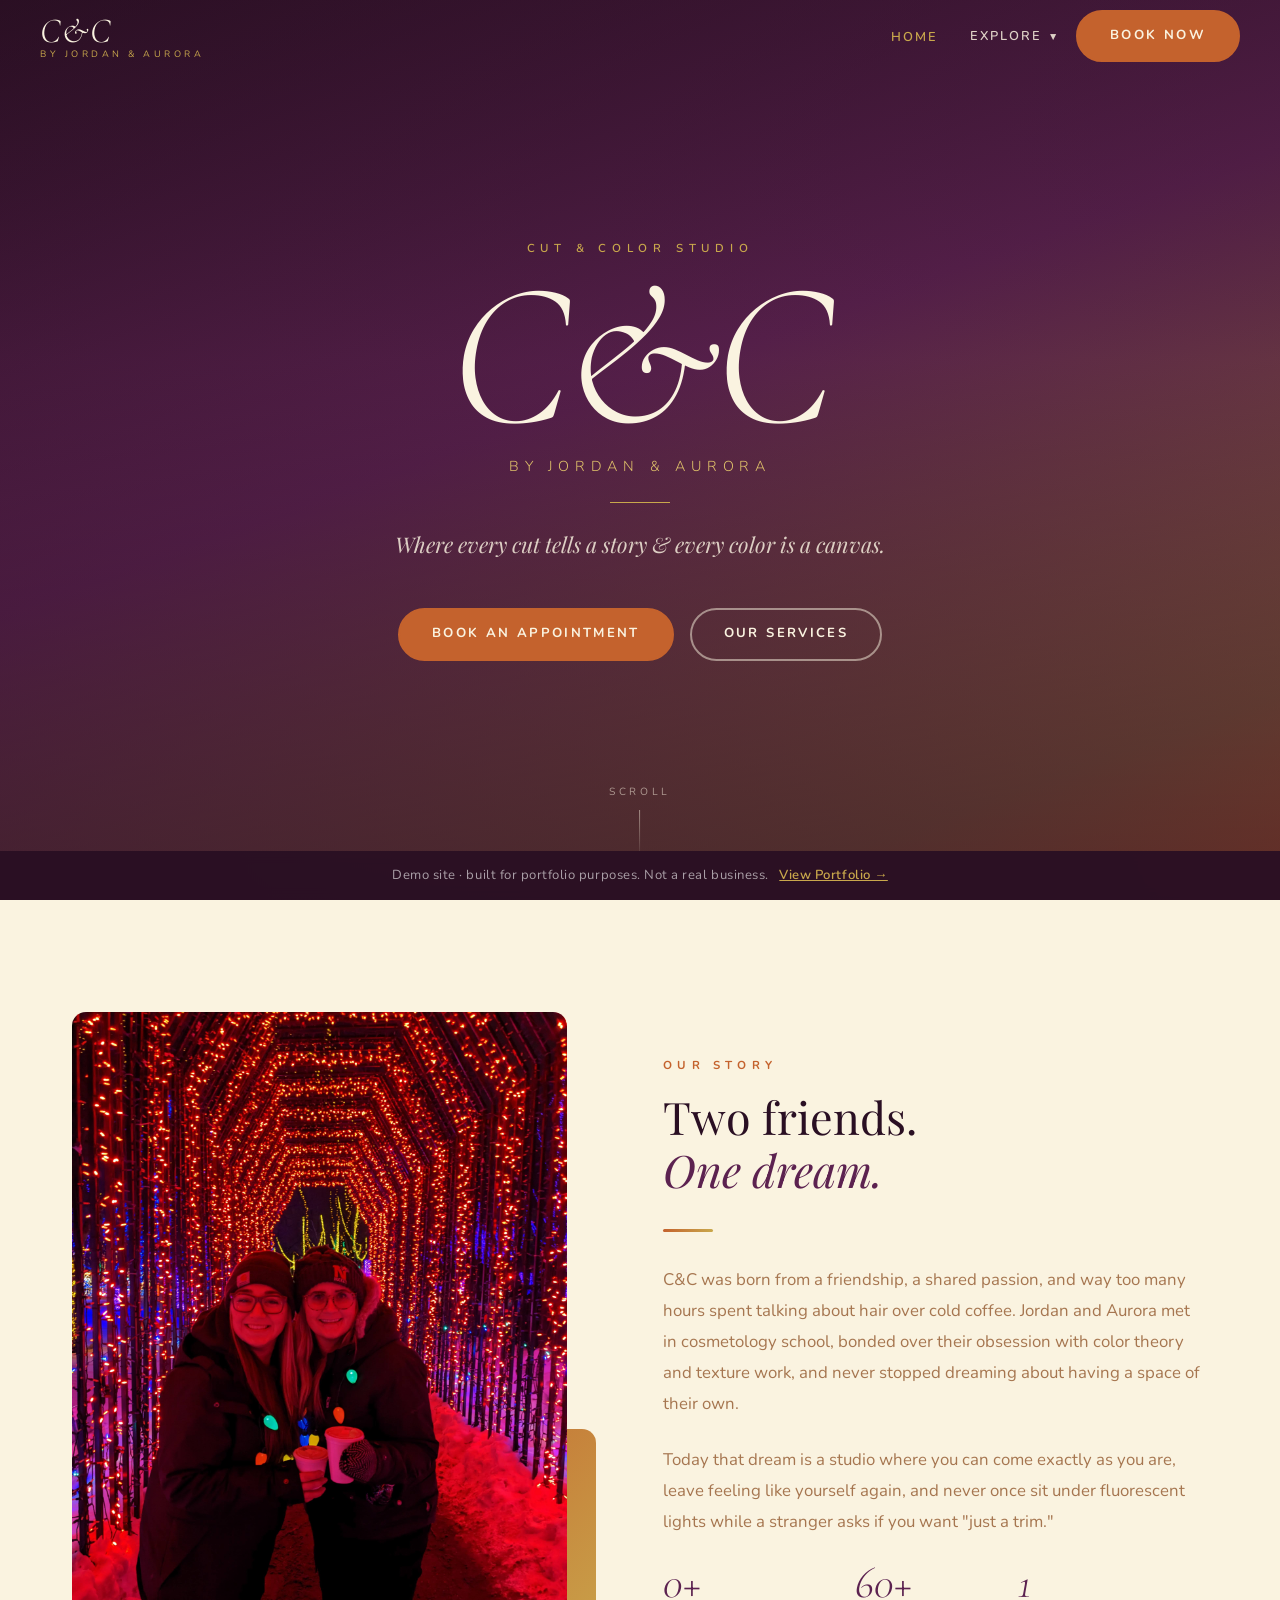
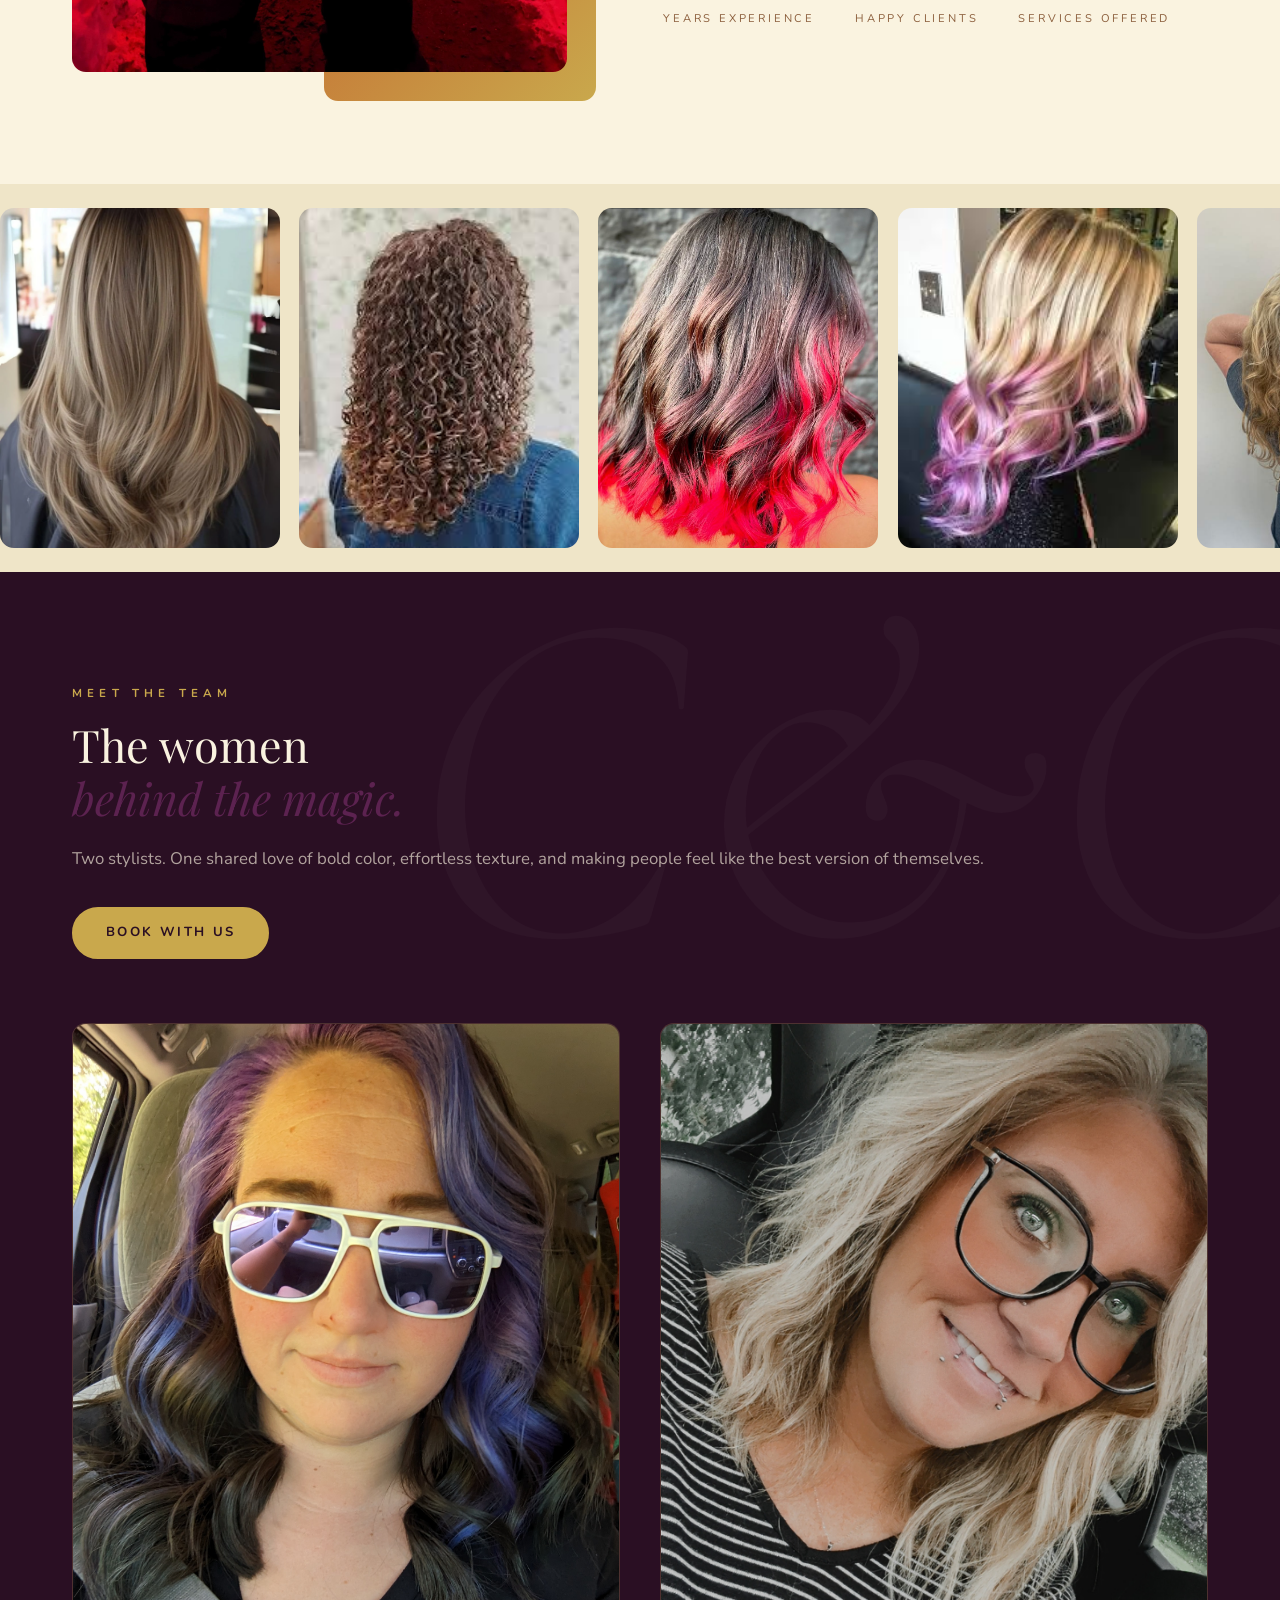
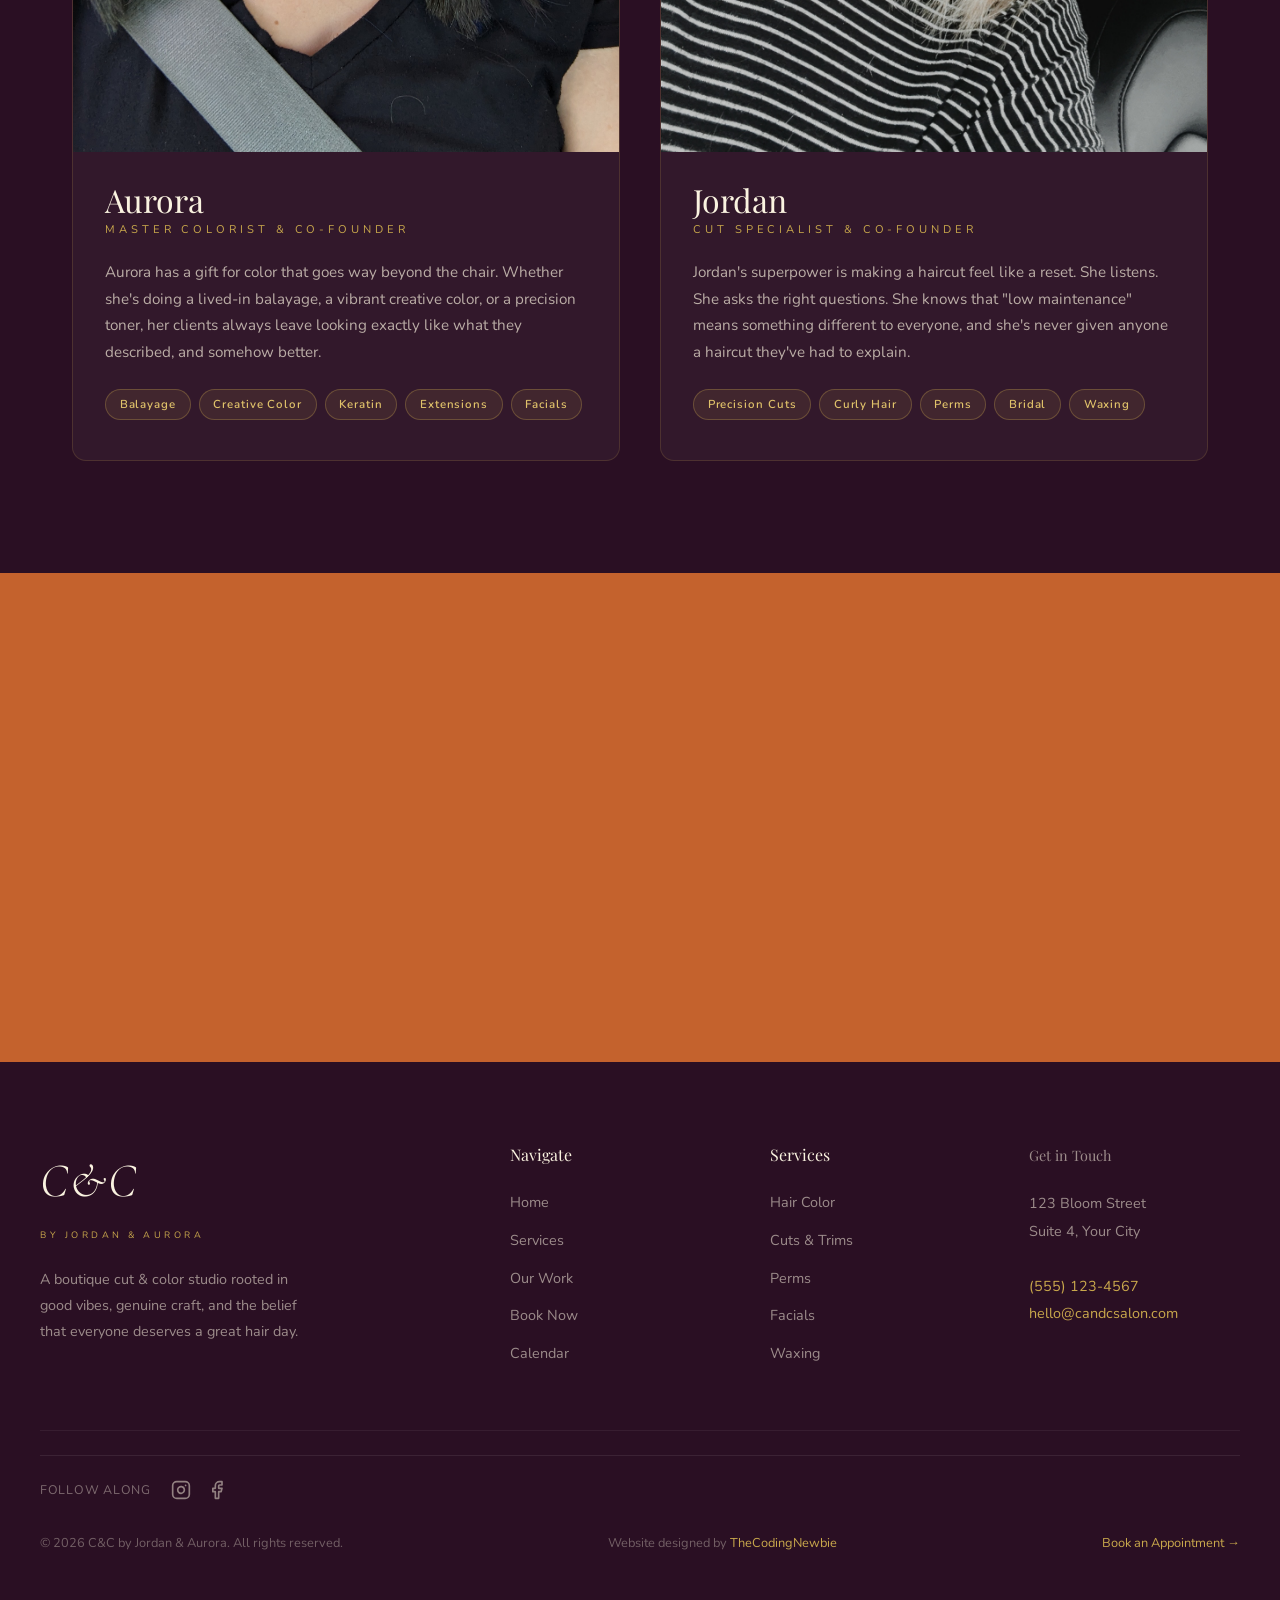
<file: index.html>
<!DOCTYPE html>
<html lang="en">
<head>
  <meta charset="UTF-8" />
  <meta name="viewport" content="width=device-width, initial-scale=1.0" />
  <title>C&C by Jordan & Aurora | Cut & Color Studio</title>
  <meta name="description" content="C&C is a boutique cut and color studio by Jordan and Aurora. Book haircuts, color, balayage, perms, facials, and waxing services online.">
  <meta name="robots" content="noindex, nofollow">
  <meta property="og:title" content="C&C by Jordan & Aurora | Cut & Color Studio">
  <meta property="og:description" content="A boutique salon rooted in good vibes and genuine craft. Book your appointment online.">
  <meta property="og:type" content="website">
  <meta property="og:url" content="https://winkiwu630.github.io/mock-salon/">
  <link rel="canonical" href="https://winkiwu630.github.io/mock-salon/">
  <script type="application/ld+json">
  {
    "@context": "https://schema.org",
    "@type": "HairSalon",
    "name": "C&C by Jordan & Aurora",
    "description": "Boutique cut and color studio offering hair color, balayage, cuts, perms, facials, and waxing.",
    "url": "https://winkiwu630.github.io/mock-salon/",
    "address": {
      "@type": "PostalAddress",
      "streetAddress": "123 Bloom Street, Suite 4",
      "addressLocality": "Your City",
      "addressCountry": "US"
    },
    "telephone": "+15551234567",
    "openingHours": "Mo-Sa 09:00-17:00",
    "priceRange": "$$"
  }
  </script>
  <link rel="stylesheet" href="styles.css" />
<!-- Google tag (gtag.js) -->
	<script async src="https://www.googletagmanager.com/gtag/js?id=G-8SZXB8QR48"></script>
	<script>
	  window.dataLayer = window.dataLayer || [];
	  function gtag(){dataLayer.push(arguments);}
	  gtag('js', new Date());

	  gtag('config', 'G-8SZXB8QR48');
	</script>
</head>
<body>

  <!-- ===== NAVIGATION ===== -->
  <nav class="nav" id="mainNav">
    <a href="index.html" class="nav-logo">
      <span class="logo-cc">C&C</span>
      <span class="logo-sub">by Jordan &amp; Aurora</span>
    </a>

    <ul class="nav-links">
      <li><a href="index.html">Home</a></li>
      <li class="nav-dropdown" id="navDropdown">
        <button class="dropdown-trigger" id="dropdownTrigger">
          Explore <span class="chevron">&#9660;</span>
        </button>
        <div class="dropdown-panel">
          <a href="services.html">Services</a>
          <a href="gallery.html">Our Work</a>
          <a href="booking.html">Book Appointment</a>
          <a href="calendar.html">View Calendar</a>
        </div>
      </li>
    </ul>

    <a href="booking.html" class="btn btn-primary nav-book">Book Now</a>

    <button class="nav-hamburger" id="hamburger" aria-label="Open menu">
      <span></span><span></span><span></span>
    </button>
  </nav>

  <!-- Mobile Nav -->
  <div class="nav-mobile" id="mobileNav">
    <a href="index.html">Home</a>
    <a href="services.html">Services</a>
    <a href="gallery.html">Our Work</a>
    <a href="booking.html">Book Appointment</a>
    <a href="calendar.html">Calendar</a>
  </div>

  <!-- ===== HERO ===== -->
  <section class="hero">
    <div class="hero-bg">
      <!-- Swap for: <img src="images/hero.jpg" alt="Salon interior" style="width:100%;height:100%;object-fit:cover;"> -->
    </div>
    <div class="hero-overlay"></div>
    <div class="hero-content">
      <p class="hero-eyebrow">Cut &amp; Color Studio</p>
      <h1 class="hero-title">C&amp;C</h1>
      <p class="hero-byline">by Jordan &amp; Aurora</p>
      <div class="hero-divider"></div>
      <p class="hero-tagline">Where every cut tells a story &amp; every color is a canvas.</p>
      <div class="hero-cta">
        <a href="booking.html" class="btn btn-primary">Book an Appointment</a>
        <a href="services.html" class="btn btn-ghost">Our Services</a>
      </div>
    </div>
    <div class="scroll-cue">
      <span>Scroll</span>
      <div class="line"></div>
    </div>
  </section>

  <!-- ===== ABOUT ===== -->
  <section class="about">
    <div class="container">
      <div class="about-grid">

        <!-- Image -->
        <div class="about-media reveal left">
          <img src="images/Jordan-Aurora-Christmas-lights.jpg" alt="Jordan and Aurora" style="width:100%;aspect-ratio:3/4;object-fit:cover;border-radius:var(--radius);display:block;">
          <div class="about-img-accent"></div>
        </div>

        <!-- Text -->
        <div class="about-text reveal right">
          <span class="section-label">Our Story</span>
          <h2 class="section-title">Two friends.<br><em>One dream.</em></h2>
          <div class="about-divider"></div>
          <p>
            C&amp;C was born from a friendship, a shared passion, and way too many hours spent talking about hair over cold coffee. Jordan and Aurora met in cosmetology school, bonded over their obsession with color theory and texture work, and never stopped dreaming about having a space of their own.
          </p>
          <p>
            Today that dream is a studio where you can come exactly as you are, leave feeling like yourself again, and never once sit under fluorescent lights while a stranger asks if you want "just a trim."
          </p>
          <div class="about-stats">
            <div class="stat">
              <span class="stat-num" data-count="6" data-suffix="+">0+</span>
              <span class="stat-lbl">Years Experience</span>
            </div>
            <div class="stat">
              <span class="stat-num" data-count="400" data-suffix="+">0+</span>
              <span class="stat-lbl">Happy Clients</span>
            </div>
            <div class="stat">
              <span class="stat-num" data-count="12" data-suffix="">0</span>
              <span class="stat-lbl">Services Offered</span>
            </div>
          </div>
        </div>

      </div>
    </div>
  </section>

  <!-- ===== GALLERY STRIP ===== -->
  <div class="gallery-strip">
    <div class="gallery-track">
      <a href="gallery.html" class="gallery-item"><img src="images/GalleryStrip-Blonde.webp" alt="" style="width:100%;height:100%;object-fit:cover;"></a>
      <a href="gallery.html" class="gallery-item"><img src="images/GalleryStrip-BrunettePerm.jpeg" alt="" style="width:100%;height:100%;object-fit:cover;"></a>
      <a href="gallery.html" class="gallery-item"><img src="images/GalleryStrip-PinkHair.jpg" alt="" style="width:100%;height:100%;object-fit:cover;"></a>
      <a href="gallery.html" class="gallery-item"><img src="images/GalleryStrip-PurpleHair.jpeg" alt="" style="width:100%;height:100%;object-fit:cover;"></a>
      <a href="gallery.html" class="gallery-item"><img src="images/GalleryStrip-WavyPerm.jpg" alt="" style="width:100%;height:100%;object-fit:cover;"></a>
      <a href="gallery.html" class="gallery-item"><img src="images/GalleryStrip-BridalBun.jpg" alt="" style="width:100%;height:100%;object-fit:cover;"></a>
      <a href="gallery.html" class="gallery-item"><img src="images/GalleryStrip-PurpleOmbre.jpeg" alt="" style="width:100%;height:100%;object-fit:cover;"></a>
      <a href="gallery.html" class="gallery-item"><img src="images/GalleryStrip-Perm.jpeg" alt="" style="width:100%;height:100%;object-fit:cover;"></a>
      <a href="gallery.html" class="gallery-item"><img src="images/GalleryStrip-BridalDown.jpeg" alt="" style="width:100%;height:100%;object-fit:cover;"></a>
      <!-- Duplicated for seamless loop -->
      <a href="gallery.html" class="gallery-item"><img src="images/GalleryStrip-Blonde.webp" alt="" style="width:100%;height:100%;object-fit:cover;"></a>
      <a href="gallery.html" class="gallery-item"><img src="images/GalleryStrip-BrunettePerm.jpeg" alt="" style="width:100%;height:100%;object-fit:cover;"></a>
      <a href="gallery.html" class="gallery-item"><img src="images/GalleryStrip-PinkHair.jpg" alt="" style="width:100%;height:100%;object-fit:cover;"></a>
      <a href="gallery.html" class="gallery-item"><img src="images/GalleryStrip-PurpleHair.jpeg" alt="" style="width:100%;height:100%;object-fit:cover;"></a>
      <a href="gallery.html" class="gallery-item"><img src="images/GalleryStrip-WavyPerm.jpg" alt="" style="width:100%;height:100%;object-fit:cover;"></a>
      <a href="gallery.html" class="gallery-item"><img src="images/GalleryStrip-BridalBun.jpg" alt="" style="width:100%;height:100%;object-fit:cover;"></a>
      <a href="gallery.html" class="gallery-item"><img src="images/GalleryStrip-PurpleOmbre.jpeg" alt="" style="width:100%;height:100%;object-fit:cover;"></a>
      <a href="gallery.html" class="gallery-item"><img src="images/GalleryStrip-Perm.jpeg" alt="" style="width:100%;height:100%;object-fit:cover;"></a>
      <a href="gallery.html" class="gallery-item"><img src="images/GalleryStrip-BridalDown.jpeg" alt="" style="width:100%;height:100%;object-fit:cover;"></a>
    </div>
  </div>

  <!-- ===== TEAM ===== -->
  <section class="team">
    <div class="container">
      <div class="team-header">
        <div class="reveal up">
          <span class="section-label">Meet the Team</span>
          <h2 class="section-title">The women<br><em>behind the magic.</em></h2>
          <p class="section-sub">Two stylists. One shared love of bold color, effortless texture, and making people feel like the best version of themselves.</p>
        </div>
        <a href="booking.html" class="btn btn-gold reveal up reveal-delay-2">Book with Us</a>
      </div>

      <div class="team-grid">

        <!-- Aurora -->
        <a href="calendar.html?stylist=aurora" class="team-card reveal up reveal-delay-1" style="text-decoration:none;display:block;">
          <div class="team-photo" style="padding:0;">
            <img src="images/Aurora-car.jpg" alt="Aurora" style="width:100%;height:100%;object-fit:cover;">
          </div>
          <div class="team-info">
            <h3 class="team-name">Aurora</h3>
            <p class="team-role">Master Colorist &amp; Co-Founder</p>
            <p class="team-bio">
              Aurora has a gift for color that goes way beyond the chair. Whether she's doing a lived-in balayage, a vibrant creative color, 
              or a precision toner, her clients always leave looking exactly like what they described, and somehow better.
            </p>
            <div class="team-tags">
              <span class="tag">Balayage</span>
              <span class="tag">Creative Color</span>
              <span class="tag">Keratin</span>
              <span class="tag">Extensions</span>
              <span class="tag">Facials</span>
            </div>
          </div>
        </a>

        <!-- Jordan -->
        <a href="calendar.html?stylist=jordan" class="team-card reveal up reveal-delay-2" style="text-decoration:none;display:block;">
          <div class="team-photo" style="padding:0;">
            <img src="images/jordan-car.jpg" alt="Jordan" style="width:100%;height:100%;object-fit:cover;">
          </div>
          <div class="team-info">
            <h3 class="team-name">Jordan</h3>
            <p class="team-role">Cut Specialist &amp; Co-Founder</p>
            <p class="team-bio">
              Jordan's superpower is making a haircut feel like a reset. She listens. She asks the right questions. She knows that "low maintenance" 
              means something different to everyone, and she's never given anyone a haircut they've had to explain.
            </p>
            <div class="team-tags">
              <span class="tag">Precision Cuts</span>
              <span class="tag">Curly Hair</span>
              <span class="tag">Perms</span>
              <span class="tag">Bridal</span>
              <span class="tag">Waxing</span>
            </div>
          </div>
        </a>

      </div>
    </div>
  </section>

  <!-- ===== CTA BAND ===== -->
  <section class="cta-band">
    <div class="container">
      <span class="section-label reveal up">Ready when you are</span>
      <h2 class="section-title reveal up reveal-delay-1">Your next favorite<br><em>hair day starts here.</em></h2>
      <p class="reveal up reveal-delay-2">No judgment, no pressure. Just two people who genuinely love what they do and can't wait to work with you.</p>
      <a href="booking.html" class="btn btn-light reveal up reveal-delay-3">Schedule Your Visit</a>
    </div>
  </section>

  <!-- ===== FOOTER ===== -->
  <footer class="footer">
    <div class="footer-grid">
      <div class="footer-logo">
        <span class="logo-cc">C&amp;C</span>
        <span class="logo-sub">by Jordan &amp; Aurora</span>
        <p class="footer-desc">A boutique cut &amp; color studio rooted in good vibes, genuine craft, and the belief that everyone deserves a great hair day.</p>
      </div>
      <div>
        <p class="footer-heading">Navigate</p>
        <ul class="footer-links">
          <li><a href="index.html">Home</a></li>
          <li><a href="services.html">Services</a></li>
          <li><a href="gallery.html">Our Work</a></li>
          <li><a href="booking.html">Book Now</a></li>
          <li><a href="calendar.html">Calendar</a></li>
        </ul>
      </div>
      <div>
        <p class="footer-heading">Services</p>
        <ul class="footer-links">
          <li><a href="services.html">Hair Color</a></li>
          <li><a href="services.html">Cuts &amp; Trims</a></li>
          <li><a href="services.html">Perms</a></li>
          <li><a href="services.html">Facials</a></li>
          <li><a href="services.html">Waxing</a></li>
        </ul>
      </div>
      <div class="footer-contact">
        <p class="footer-heading">Get in Touch</p>
        <p>
          123 Bloom Street<br>
          Suite 4, Your City<br><br>
          <a href="tel:5551234567">(555) 123-4567</a><br>
          <a href="mailto:hello@candcsalon.com">hello@candcsalon.com</a>
        </p>
      </div>
    </div>
    <div class="footer-social">
      <span class="footer-social-label">Follow Along</span>
      <a href="https://www.instagram.com/candcbyjordanaurora/" target="_blank" rel="noopener noreferrer" aria-label="C&amp;C on Instagram">
        <svg xmlns="http://www.w3.org/2000/svg" width="20" height="20" viewBox="0 0 24 24" fill="none" stroke="currentColor" stroke-width="2" stroke-linecap="round" stroke-linejoin="round" aria-hidden="true"><rect x="2" y="2" width="20" height="20" rx="5" ry="5"/><path d="M16 11.37A4 4 0 1 1 12.63 8 4 4 0 0 1 16 11.37z"/><line x1="17.5" y1="6.5" x2="17.51" y2="6.5"/></svg>
      </a>
      <a href="https://www.facebook.com/candcbyjordanaurora" target="_blank" rel="noopener noreferrer" aria-label="C&amp;C on Facebook">
        <svg xmlns="http://www.w3.org/2000/svg" width="20" height="20" viewBox="0 0 24 24" fill="none" stroke="currentColor" stroke-width="2" stroke-linecap="round" stroke-linejoin="round" aria-hidden="true"><path d="M18 2h-3a5 5 0 0 0-5 5v3H7v4h3v8h4v-8h3l1-4h-4V7a1 1 0 0 1 1-1h3z"/></svg>
      </a>
    </div>
    <div class="footer-bottom">
      <span>&copy; 2026 C&amp;C by Jordan &amp; Aurora. All rights reserved.</span>
      <span>Website designed by <a href="https://thecodingnewbie.com/index.html" target="_blank" rel="noopener">TheCodingNewbie</a></span>
      <a href="booking.html">Book an Appointment &rarr;</a>
    </div>
  </footer>

  <div class="demo-bar">
    Demo site · built for portfolio purposes. Not a real business. &nbsp;
    <a href="https://thecodingnewbie.com" target="_blank" rel="noopener">View Portfolio &rarr;</a>
  </div>

  <script src="js/nav.js"></script>
  <script src="js/animations.js"></script>
</body>
</html>
</file>
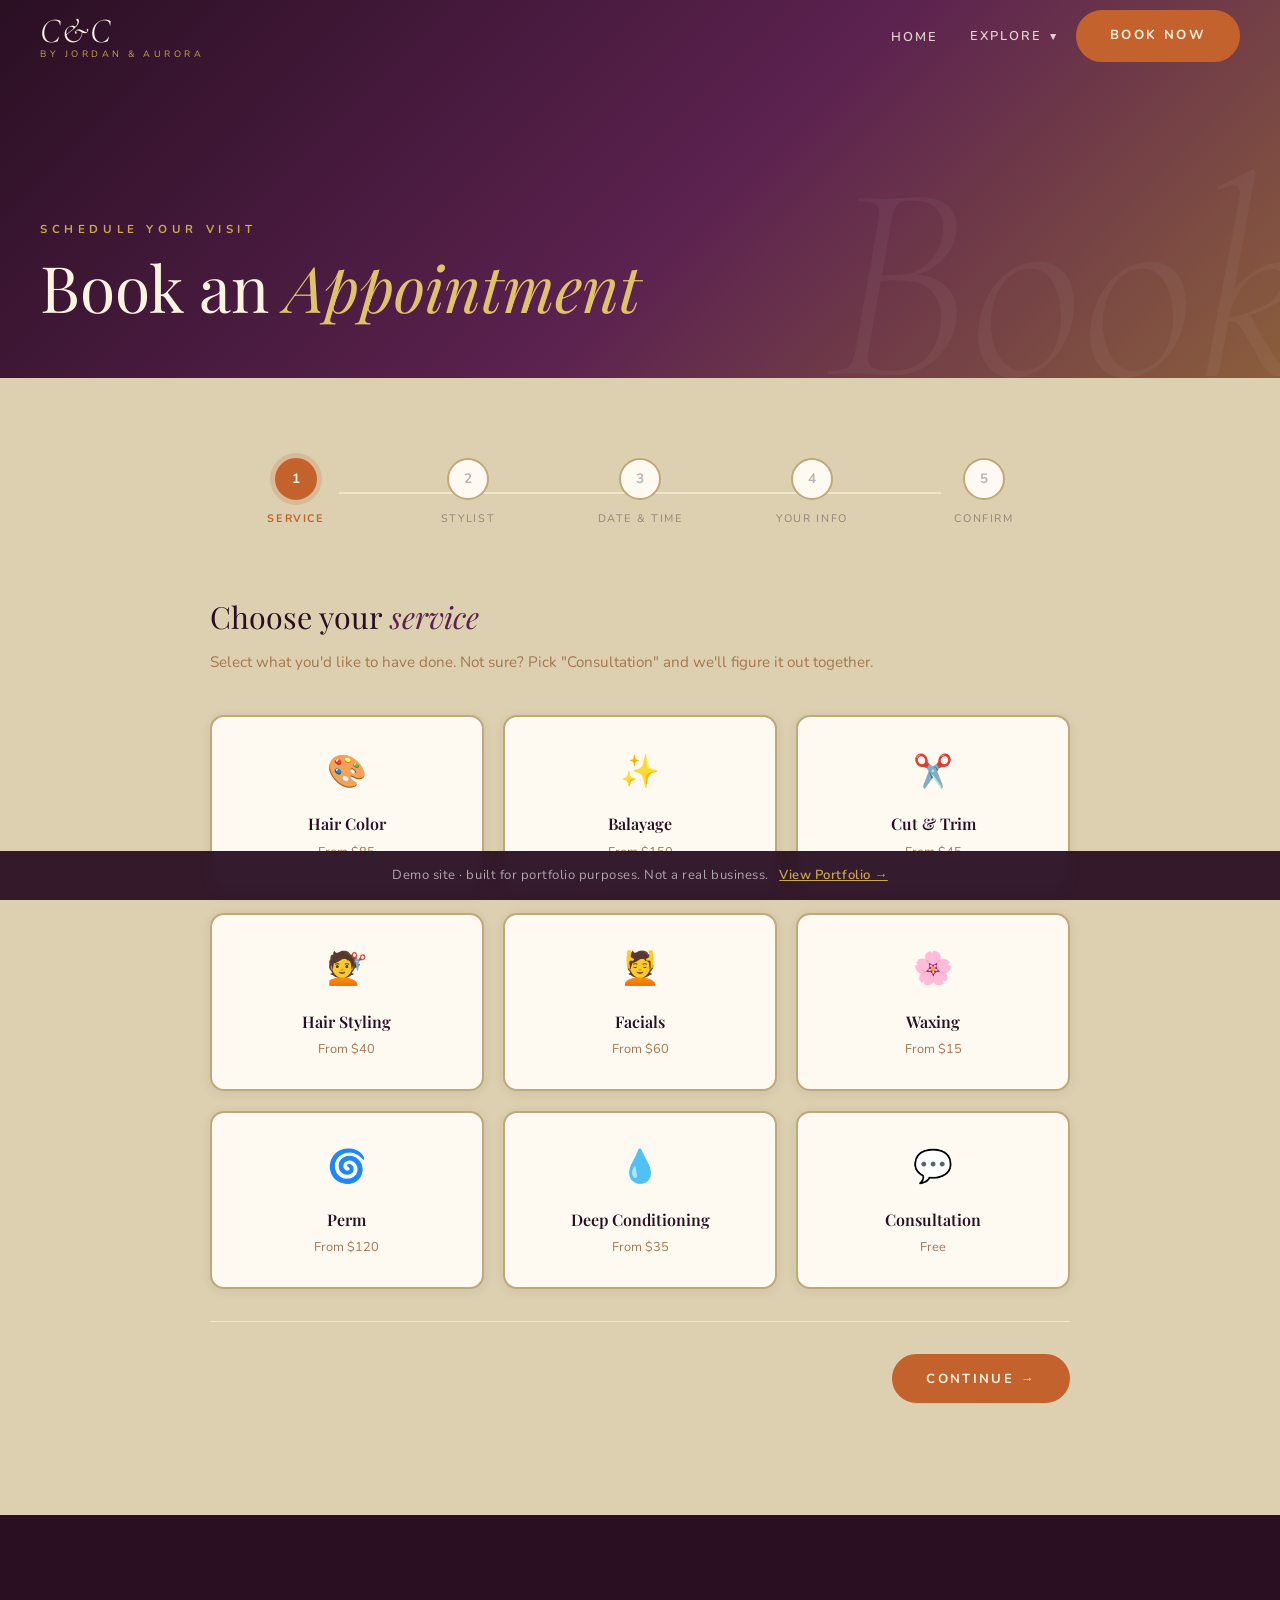
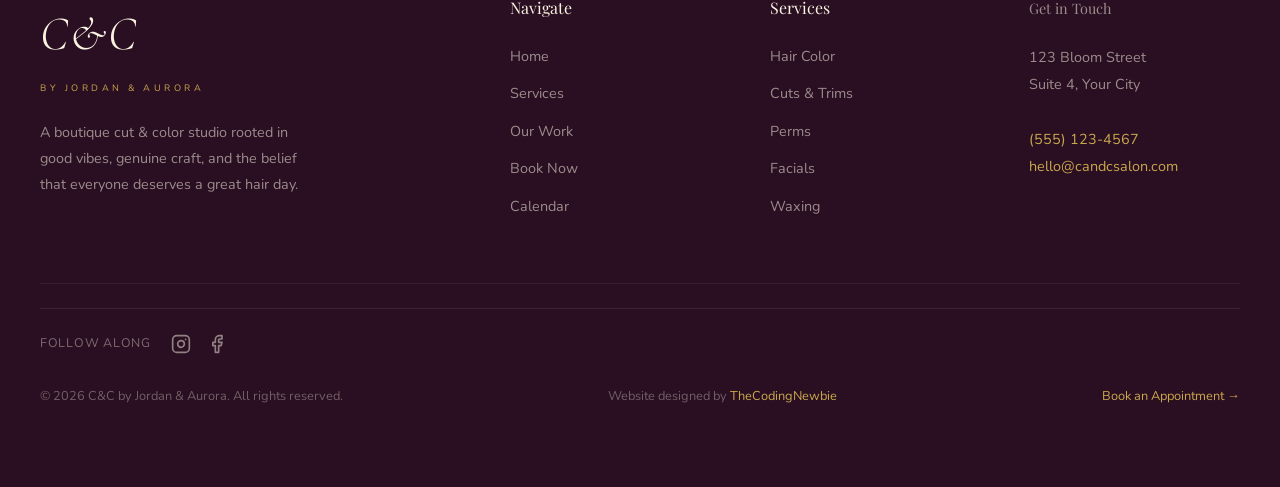
<file: booking.html>
<!DOCTYPE html>
<html lang="en">
<head>
  <meta charset="UTF-8" />
  <meta name="viewport" content="width=device-width, initial-scale=1.0" />
  <title>Book an Appointment | C&C by Jordan & Aurora</title>
  <meta name="description" content="Book an appointment with Jordan or Aurora at C&C. Choose your service, pick your stylist, and select a date and time in minutes.">
  <meta name="robots" content="noindex, nofollow">
  <meta property="og:title" content="Book an Appointment | C&C by Jordan & Aurora">
  <meta property="og:description" content="Online booking for cuts, color, perms, facials, and more. Pick your stylist and lock in your time.">
  <meta property="og:type" content="website">
  <link rel="canonical" href="https://winkiwu630.github.io/mock-salon/booking.html">
  <link rel="stylesheet" href="styles.css" />
<!-- Google tag (gtag.js) -->
	<script async src="https://www.googletagmanager.com/gtag/js?id=G-8SZXB8QR48"></script>
	<script>
	  window.dataLayer = window.dataLayer || [];
	  function gtag(){dataLayer.push(arguments);}
	  gtag('js', new Date());

	  gtag('config', 'G-8SZXB8QR48');
	</script>
</head>
<body>

  <!-- ===== NAVIGATION ===== -->
  <nav class="nav scrolled" id="mainNav">
    <a href="index.html" class="nav-logo">
      <span class="logo-cc">C&C</span>
      <span class="logo-sub">by Jordan &amp; Aurora</span>
    </a>
    <ul class="nav-links">
      <li><a href="index.html">Home</a></li>
      <li class="nav-dropdown" id="navDropdown">
        <button class="dropdown-trigger" id="dropdownTrigger">
          Explore <span class="chevron">&#9660;</span>
        </button>
        <div class="dropdown-panel">
          <a href="services.html">Services</a>
          <a href="gallery.html">Our Work</a>
          <a href="booking.html">Book Appointment</a>
          <a href="calendar.html">View Calendar</a>
        </div>
      </li>
    </ul>
    <a href="booking.html" class="btn btn-primary nav-book">Book Now</a>
    <button class="nav-hamburger" id="hamburger" aria-label="Open menu">
      <span></span><span></span><span></span>
    </button>
  </nav>
  <div class="nav-mobile" id="mobileNav">
    <a href="index.html">Home</a>
    <a href="services.html">Services</a>
    <a href="gallery.html">Our Work</a>
    <a href="booking.html">Book Appointment</a>
    <a href="calendar.html">Calendar</a>
  </div>

  <!-- ===== PAGE HERO ===== -->
  <div class="page-hero" data-title="Book">
    <div>
      <span class="page-hero-label">Schedule Your Visit</span>
      <h1 class="page-hero-title">Book an <em>Appointment</em></h1>
    </div>
  </div>

  <!-- ===== BOOKING SECTION ===== -->
  <section class="booking-section">
    <div class="container">
      <div class="booking-wrap">

        <!-- Step progress bar -->
        <div class="step-bar">
          <div class="step-item" data-step="0">
            <div class="step-num">1</div>
            <span class="step-lbl">Service</span>
          </div>
          <div class="step-item" data-step="1">
            <div class="step-num">2</div>
            <span class="step-lbl">Stylist</span>
          </div>
          <div class="step-item" data-step="2">
            <div class="step-num">3</div>
            <span class="step-lbl">Date &amp; Time</span>
          </div>
          <div class="step-item" data-step="3">
            <div class="step-num">4</div>
            <span class="step-lbl">Your Info</span>
          </div>
          <div class="step-item" data-step="4">
            <div class="step-num">5</div>
            <span class="step-lbl">Confirm</span>
          </div>
        </div>

        <!-- ── STEP 1: Service ── -->
        <div class="booking-step active" id="step-service">
          <h2 class="step-heading">Choose your <em>service</em></h2>
          <p class="step-subheading">Select what you'd like to have done. Not sure? Pick "Consultation" and we'll figure it out together.</p>

          <div class="service-pick-grid">
            <div class="service-pick-card" data-service="Hair Color">
              <div class="check">✓</div>
              <div class="spc-icon">🎨</div>
              <div class="spc-name">Hair Color</div>
              <div class="spc-price">From $85</div>
            </div>
            <div class="service-pick-card" data-service="Balayage">
              <div class="check">✓</div>
              <div class="spc-icon">✨</div>
              <div class="spc-name">Balayage</div>
              <div class="spc-price">From $150</div>
            </div>
            <div class="service-pick-card" data-service="Cut &amp; Trim">
              <div class="check">✓</div>
              <div class="spc-icon">✂️</div>
              <div class="spc-name">Cut &amp; Trim</div>
              <div class="spc-price">From $45</div>
            </div>
            <div class="service-pick-card" data-service="Hair Styling">
              <div class="check">✓</div>
              <div class="spc-icon">💇</div>
              <div class="spc-name">Hair Styling</div>
              <div class="spc-price">From $40</div>
            </div>
            <div class="service-pick-card" data-service="Facials">
              <div class="check">✓</div>
              <div class="spc-icon">💆</div>
              <div class="spc-name">Facials</div>
              <div class="spc-price">From $60</div>
            </div>
            <div class="service-pick-card" data-service="Waxing">
              <div class="check">✓</div>
              <div class="spc-icon">🌸</div>
              <div class="spc-name">Waxing</div>
              <div class="spc-price">From $15</div>
            </div>
            <div class="service-pick-card" data-service="Perm">
              <div class="check">✓</div>
              <div class="spc-icon">🌀</div>
              <div class="spc-name">Perm</div>
              <div class="spc-price">From $120</div>
            </div>
            <div class="service-pick-card" data-service="Deep Conditioning">
              <div class="check">✓</div>
              <div class="spc-icon">💧</div>
              <div class="spc-name">Deep Conditioning</div>
              <div class="spc-price">From $35</div>
            </div>
            <div class="service-pick-card" data-service="Consultation">
              <div class="check">✓</div>
              <div class="spc-icon">💬</div>
              <div class="spc-name">Consultation</div>
              <div class="spc-price">Free</div>
            </div>
          </div>
        </div>

        <!-- ── STEP 2: Stylist ── -->
        <div class="booking-step" id="step-stylist">
          <h2 class="step-heading">Choose your <em>stylist</em></h2>
          <p class="step-subheading">Both Aurora and Jordan are talented. Pick based on specialty or just your gut feeling.</p>

          <div class="stylist-grid">
            <div class="stylist-card" data-stylist="Aurora">
              <div class="check">✓</div>
              <div class="stylist-card-photo" style="padding:0;">
                <img src="images/Aurora-car.jpg" alt="Aurora" style="width:100%;height:100%;object-fit:cover;">
              </div>
              <div class="stylist-card-info">
                <div class="stylist-card-name">Aurora</div>
                <div class="stylist-card-spec">Master Colorist · Color, Balayage, Keratin</div>
              </div>
            </div>
            <div class="stylist-card" data-stylist="Jordan">
              <div class="check">✓</div>
              <div class="stylist-card-photo" style="padding:0;">
                <img src="images/jordan-car.jpg" alt="Jordan" style="width:100%;height:100%;object-fit:cover;">
              </div>
              <div class="stylist-card-info">
                <div class="stylist-card-name">Jordan</div>
                <div class="stylist-card-spec">Cut Specialist · Cuts, Perms, Curly Hair</div>
              </div>
            </div>
          </div>
        </div>

        <!-- ── STEP 3: Date & Time ── -->
        <div class="booking-step" id="step-datetime">
          <h2 class="step-heading">Pick a <em>date &amp; time</em></h2>
          <p class="step-subheading">Crossed-out dates are fully booked. Select an open date, then choose your time slot.</p>

          <div class="booking-calendar-wrap">
            <div class="cal-mini">
              <div class="cal-nav">
                <button class="cal-nav-btn" id="calPrev">&#8249;</button>
                <span class="cal-month" id="calMonthLabel"></span>
                <button class="cal-nav-btn" id="calNext">&#8250;</button>
              </div>
              <div class="cal-grid" id="calGrid"></div>
              <div class="cal-legend">
                <div class="cal-legend-item">
                  <div class="legend-dot" style="background:var(--terracotta)"></div>
                  <span>Selected</span>
                </div>
                <div class="cal-legend-item">
                  <div class="legend-dot" style="background:var(--cream-dark);border:1px solid #ccc;"></div>
                  <span>Unavailable</span>
                </div>
                <div class="cal-legend-item">
                  <div class="legend-dot" style="background:var(--cream);border:2px solid var(--gold)"></div>
                  <span>Today</span>
                </div>
              </div>
            </div>

            <div id="timeSlots" class="time-slots">
              <p style="color:var(--brown-lt);font-size:0.9rem;padding-top:0.5rem;">Select a date to see available times.</p>
            </div>
          </div>
        </div>

        <!-- ── STEP 4: Your Info ── -->
        <div class="booking-step" id="step-details">
          <h2 class="step-heading">Your <em>details</em></h2>
          <p class="step-subheading">Almost there. We just need your contact info so we can send a confirmation.</p>

          <div class="booking-form">
            <div class="form-group">
              <label class="form-label" for="fName">Full Name *</label>
              <input type="text" id="fName" class="form-input" placeholder="Your name" autocomplete="name" />
            </div>
            <div class="form-group">
              <label class="form-label" for="fPhone">Phone Number</label>
              <input type="tel" id="fPhone" class="form-input" placeholder="(555) 000-0000" autocomplete="tel" />
            </div>
            <div class="form-group full">
              <label class="form-label" for="fEmail">Email Address *</label>
              <input type="email" id="fEmail" class="form-input" placeholder="you@example.com" autocomplete="email" />
            </div>
            <div class="form-group full">
              <label class="form-label" for="fNotes">Notes or Special Requests</label>
              <textarea id="fNotes" class="form-textarea" placeholder="Anything we should know? Hair history, inspo photos, allergies..."></textarea>
            </div>
          </div>
        </div>

        <!-- ── STEP 5: Confirm ── -->
        <div class="booking-step" id="step-confirm">
          <h2 class="step-heading">Review your <em>booking</em></h2>
          <p class="step-subheading">Everything look good? Hit confirm and we'll reach out to lock it in.</p>

          <div class="booking-summary">
            <p class="summary-title">Appointment Summary</p>
            <div class="summary-row"><span class="summary-key">Service</span><span class="summary-val" id="sumService">-</span></div>
            <div class="summary-row"><span class="summary-key">Stylist</span><span class="summary-val" id="sumStylist">-</span></div>
            <div class="summary-row"><span class="summary-key">Date</span><span class="summary-val" id="sumDate">-</span></div>
            <div class="summary-row"><span class="summary-key">Time</span><span class="summary-val" id="sumTime">-</span></div>
            <div class="summary-row"><span class="summary-key">Name</span><span class="summary-val" id="sumName">-</span></div>
            <div class="summary-row"><span class="summary-key">Email</span><span class="summary-val" id="sumEmail">-</span></div>
          </div>

          <p style="color:var(--brown-lt);font-size:0.88rem;line-height:1.7;">
            By confirming, you agree to our 24-hour cancellation policy. We'll send a confirmation email shortly after you submit.
          </p>
        </div>

        <!-- ── Done screen ── -->
        <div class="booking-step" id="step-done">
          <div class="confirmation-wrap">
            <div class="confirmation-icon">✓</div>
            <h2>You're all set!</h2>
            <p>Your appointment request has been sent. Jordan and Aurora will confirm within 24 hours. Check your inbox for a confirmation email.</p>
            <div style="display:flex;gap:1rem;justify-content:center;flex-wrap:wrap;">
              <a href="index.html" class="btn btn-plum">Back to Home</a>
              <a href="services.html" class="btn btn-primary">Explore Services</a>
            </div>
          </div>
        </div>

        <!-- Shared step navigation — lives outside steps so it's always visible -->
        <div class="step-nav" id="stepNav">
          <button class="btn btn-plum" id="prevBtn">← Back</button>
          <button class="btn btn-primary" id="nextBtn">Continue →</button>
        </div>

      </div><!-- /booking-wrap -->
    </div>
  </section>

  <!-- ===== FOOTER ===== -->
  <footer class="footer">
    <div class="footer-grid">
      <div class="footer-logo">
        <span class="logo-cc">C&amp;C</span>
        <span class="logo-sub">by Jordan &amp; Aurora</span>
        <p class="footer-desc">A boutique cut &amp; color studio rooted in good vibes, genuine craft, and the belief that everyone deserves a great hair day.</p>
      </div>
      <div>
        <p class="footer-heading">Navigate</p>
        <ul class="footer-links">
          <li><a href="index.html">Home</a></li>
          <li><a href="services.html">Services</a></li>
          <li><a href="gallery.html">Our Work</a></li>
          <li><a href="booking.html">Book Now</a></li>
          <li><a href="calendar.html">Calendar</a></li>
        </ul>
      </div>
      <div>
        <p class="footer-heading">Services</p>
        <ul class="footer-links">
          <li><a href="services.html">Hair Color</a></li>
          <li><a href="services.html">Cuts &amp; Trims</a></li>
          <li><a href="services.html">Perms</a></li>
          <li><a href="services.html">Facials</a></li>
          <li><a href="services.html">Waxing</a></li>
        </ul>
      </div>
      <div class="footer-contact">
        <p class="footer-heading">Get in Touch</p>
        <p>
          123 Bloom Street<br>
          Suite 4, Your City<br><br>
          <a href="tel:5551234567">(555) 123-4567</a><br>
          <a href="mailto:hello@candcsalon.com">hello@candcsalon.com</a>
        </p>
      </div>
    </div>
    <div class="footer-social">
      <span class="footer-social-label">Follow Along</span>
      <a href="https://www.instagram.com/candcbyjordanaurora/" target="_blank" rel="noopener noreferrer" aria-label="C&amp;C on Instagram">
        <svg xmlns="http://www.w3.org/2000/svg" width="20" height="20" viewBox="0 0 24 24" fill="none" stroke="currentColor" stroke-width="2" stroke-linecap="round" stroke-linejoin="round" aria-hidden="true"><rect x="2" y="2" width="20" height="20" rx="5" ry="5"/><path d="M16 11.37A4 4 0 1 1 12.63 8 4 4 0 0 1 16 11.37z"/><line x1="17.5" y1="6.5" x2="17.51" y2="6.5"/></svg>
      </a>
      <a href="https://www.facebook.com/candcbyjordanaurora" target="_blank" rel="noopener noreferrer" aria-label="C&amp;C on Facebook">
        <svg xmlns="http://www.w3.org/2000/svg" width="20" height="20" viewBox="0 0 24 24" fill="none" stroke="currentColor" stroke-width="2" stroke-linecap="round" stroke-linejoin="round" aria-hidden="true"><path d="M18 2h-3a5 5 0 0 0-5 5v3H7v4h3v8h4v-8h3l1-4h-4V7a1 1 0 0 1 1-1h3z"/></svg>
      </a>
    </div>
    <div class="footer-bottom">
      <span>&copy; 2026 C&amp;C by Jordan &amp; Aurora. All rights reserved.</span>
      <span>Website designed by <a href="https://thecodingnewbie.com/index.html" target="_blank" rel="noopener">TheCodingNewbie</a></span>
      <a href="booking.html">Book an Appointment &rarr;</a>
    </div>
  </footer>

  <div class="demo-bar">
    Demo site · built for portfolio purposes. Not a real business. &nbsp;
    <a href="https://thecodingnewbie.com" target="_blank" rel="noopener">View Portfolio &rarr;</a>
  </div>

  <script src="js/nav.js"></script>
  <script src="js/booking.js"></script>
</body>
</html>
</file>
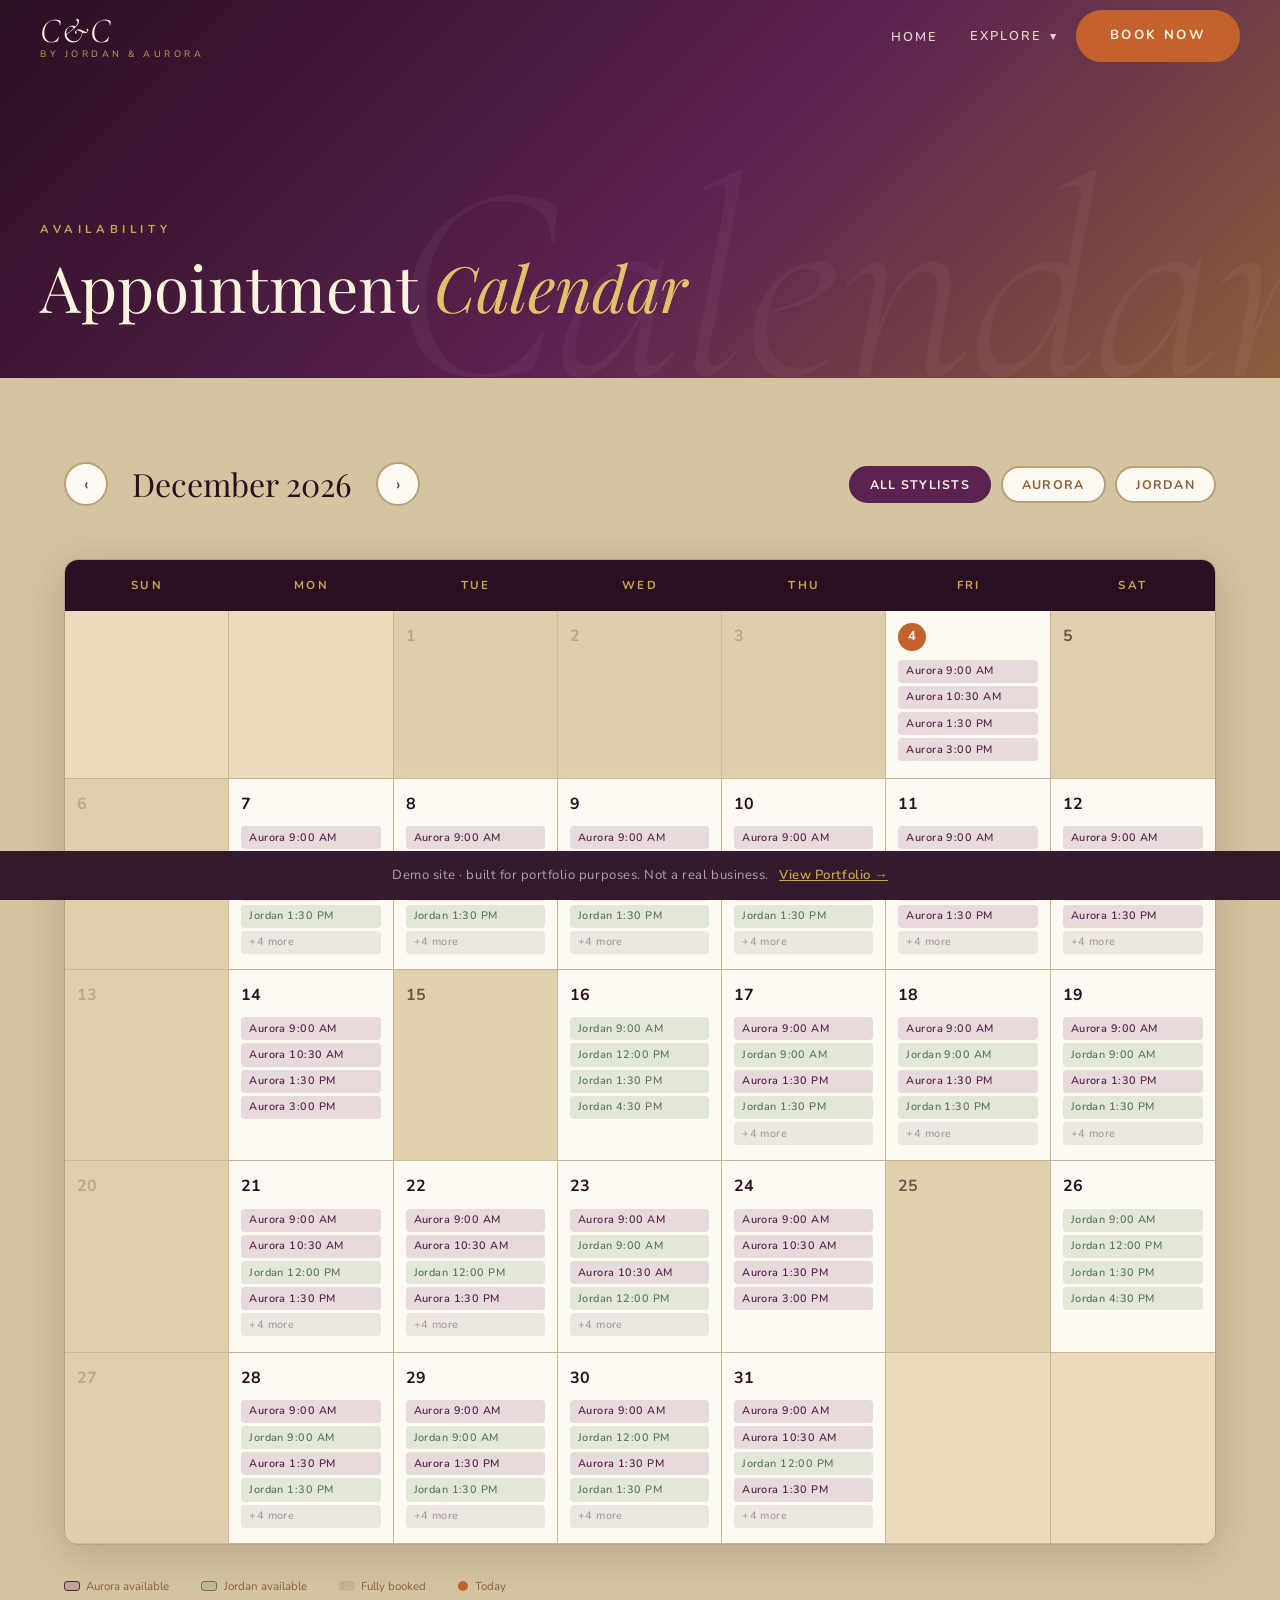
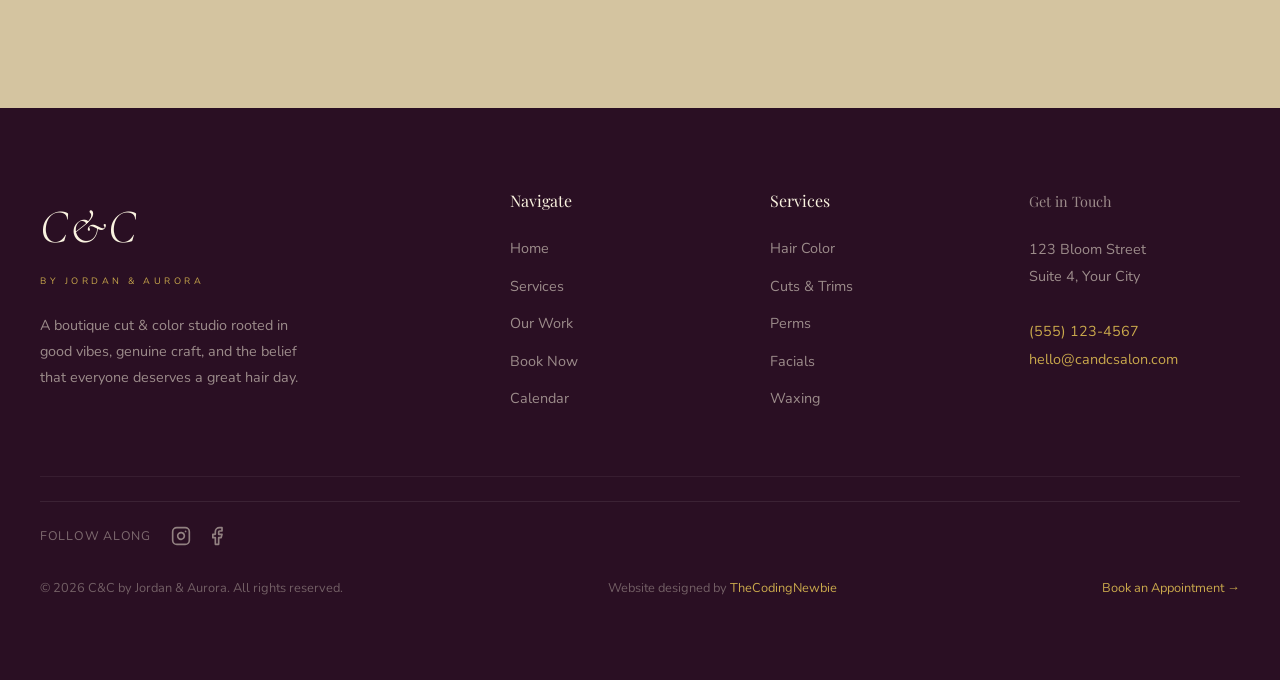
<file: calendar.html>
<!DOCTYPE html>
<html lang="en">
<head>
  <meta charset="UTF-8" />
  <meta name="viewport" content="width=device-width, initial-scale=1.0" />
  <title>Availability Calendar | C&C by Jordan & Aurora</title>
  <meta name="description" content="View C&C's live availability calendar. See open appointment slots for Jordan and Aurora and book directly from any available time.">
  <meta name="robots" content="noindex, nofollow">
  <meta property="og:title" content="Availability Calendar | C&C by Jordan & Aurora">
  <meta property="og:description" content="Browse open appointment slots by stylist and book directly from the calendar.">
  <meta property="og:type" content="website">
  <link rel="canonical" href="https://winkiwu630.github.io/mock-salon/calendar.html">
  <link rel="stylesheet" href="styles.css" />
<!-- Google tag (gtag.js) -->
	<script async src="https://www.googletagmanager.com/gtag/js?id=G-8SZXB8QR48"></script>
	<script>
	  window.dataLayer = window.dataLayer || [];
	  function gtag(){dataLayer.push(arguments);}
	  gtag('js', new Date());

	  gtag('config', 'G-8SZXB8QR48');
	</script>
</head>
<body>

  <!-- ===== NAVIGATION ===== -->
  <nav class="nav scrolled" id="mainNav">
    <a href="index.html" class="nav-logo">
      <span class="logo-cc">C&C</span>
      <span class="logo-sub">by Jordan &amp; Aurora</span>
    </a>
    <ul class="nav-links">
      <li><a href="index.html">Home</a></li>
      <li class="nav-dropdown" id="navDropdown">
        <button class="dropdown-trigger" id="dropdownTrigger">
          Explore <span class="chevron">&#9660;</span>
        </button>
        <div class="dropdown-panel">
          <a href="services.html">Services</a>
          <a href="gallery.html">Our Work</a>
          <a href="booking.html">Book Appointment</a>
          <a href="calendar.html">View Calendar</a>
        </div>
      </li>
    </ul>
    <a href="booking.html" class="btn btn-primary nav-book">Book Now</a>
    <button class="nav-hamburger" id="hamburger" aria-label="Open menu">
      <span></span><span></span><span></span>
    </button>
  </nav>
  <div class="nav-mobile" id="mobileNav">
    <a href="index.html">Home</a>
    <a href="services.html">Services</a>
    <a href="gallery.html">Our Work</a>
    <a href="booking.html">Book Appointment</a>
    <a href="calendar.html">Calendar</a>
  </div>

  <!-- ===== PAGE HERO ===== -->
  <div class="page-hero" data-title="Calendar">
    <div>
      <span class="page-hero-label">Availability</span>
      <h1 class="page-hero-title">Appointment <em>Calendar</em></h1>
    </div>
  </div>

  <!-- ===== CALENDAR SECTION ===== -->
  <section class="calendar-section">
    <div class="container">

      <div class="calendar-controls">
        <div class="cal-full-nav">
          <button class="cal-full-nav-btn" id="calPrev">&#8249;</button>
          <span class="cal-full-month" id="calMonthLabel">June 2026</span>
          <button class="cal-full-nav-btn" id="calNext">&#8250;</button>
        </div>
        <div class="stylist-filter">
          <button class="filter-btn active" data-filter="all">All Stylists</button>
          <button class="filter-btn" data-filter="aurora">Aurora</button>
          <button class="filter-btn" data-filter="jordan">Jordan</button>
        </div>
      </div>

      <!-- Calendar grid -->
      <div class="cal-full-grid" id="calGrid"></div>

      <!-- Legend -->
      <div class="cal-legend-full">
        <div class="cal-legend-item">
          <div class="legend-dot" style="background:rgba(92,34,80,0.2);border:1px solid var(--plum);border-radius:3px;width:16px;height:10px;"></div>
          <span>Aurora available</span>
        </div>
        <div class="cal-legend-item">
          <div class="legend-dot" style="background:rgba(122,155,118,0.25);border:1px solid var(--sage-dark);border-radius:3px;width:16px;height:10px;"></div>
          <span>Jordan available</span>
        </div>
        <div class="cal-legend-item">
          <div class="legend-dot" style="background:rgba(0,0,0,0.07);border-radius:3px;width:16px;height:10px;"></div>
          <span>Fully booked</span>
        </div>
        <div class="cal-legend-item">
          <div class="legend-dot" style="background:var(--terracotta);border-radius:50%;width:10px;height:10px;"></div>
          <span>Today</span>
        </div>
      </div>

    </div>
  </section>

  <!-- Day detail modal -->
  <div class="cal-modal-overlay" id="dayModal">
    <div class="cal-modal">
      <button class="cal-modal-close" id="modalClose">&times;</button>
      <p class="cal-modal-date" id="modalDate">Thursday, June 19</p>
      <p class="cal-modal-sub">Select a time slot below to begin booking.</p>
      <div class="cal-modal-slots" id="modalSlots"></div>
      <p style="font-size:0.8rem;color:var(--brown-lt);margin-top:0.5rem;">Click any available slot to go straight to booking with your date and time pre-selected.</p>
    </div>
  </div>

  <!-- ===== FOOTER ===== -->
  <footer class="footer">
    <div class="footer-grid">
      <div class="footer-logo">
        <span class="logo-cc">C&amp;C</span>
        <span class="logo-sub">by Jordan &amp; Aurora</span>
        <p class="footer-desc">A boutique cut &amp; color studio rooted in good vibes, genuine craft, and the belief that everyone deserves a great hair day.</p>
      </div>
      <div>
        <p class="footer-heading">Navigate</p>
        <ul class="footer-links">
          <li><a href="index.html">Home</a></li>
          <li><a href="services.html">Services</a></li>
          <li><a href="gallery.html">Our Work</a></li>
          <li><a href="booking.html">Book Now</a></li>
          <li><a href="calendar.html">Calendar</a></li>
        </ul>
      </div>
      <div>
        <p class="footer-heading">Services</p>
        <ul class="footer-links">
          <li><a href="services.html">Hair Color</a></li>
          <li><a href="services.html">Cuts &amp; Trims</a></li>
          <li><a href="services.html">Perms</a></li>
          <li><a href="services.html">Facials</a></li>
          <li><a href="services.html">Waxing</a></li>
        </ul>
      </div>
      <div class="footer-contact">
        <p class="footer-heading">Get in Touch</p>
        <p>
          123 Bloom Street<br>
          Suite 4, Your City<br><br>
          <a href="tel:5551234567">(555) 123-4567</a><br>
          <a href="mailto:hello@candcsalon.com">hello@candcsalon.com</a>
        </p>
      </div>
    </div>
    <div class="footer-social">
      <span class="footer-social-label">Follow Along</span>
      <a href="https://www.instagram.com/candcbyjordanaurora/" target="_blank" rel="noopener noreferrer" aria-label="C&amp;C on Instagram">
        <svg xmlns="http://www.w3.org/2000/svg" width="20" height="20" viewBox="0 0 24 24" fill="none" stroke="currentColor" stroke-width="2" stroke-linecap="round" stroke-linejoin="round" aria-hidden="true"><rect x="2" y="2" width="20" height="20" rx="5" ry="5"/><path d="M16 11.37A4 4 0 1 1 12.63 8 4 4 0 0 1 16 11.37z"/><line x1="17.5" y1="6.5" x2="17.51" y2="6.5"/></svg>
      </a>
      <a href="https://www.facebook.com/candcbyjordanaurora" target="_blank" rel="noopener noreferrer" aria-label="C&amp;C on Facebook">
        <svg xmlns="http://www.w3.org/2000/svg" width="20" height="20" viewBox="0 0 24 24" fill="none" stroke="currentColor" stroke-width="2" stroke-linecap="round" stroke-linejoin="round" aria-hidden="true"><path d="M18 2h-3a5 5 0 0 0-5 5v3H7v4h3v8h4v-8h3l1-4h-4V7a1 1 0 0 1 1-1h3z"/></svg>
      </a>
    </div>
    <div class="footer-bottom">
      <span>&copy; 2026 C&amp;C by Jordan &amp; Aurora. All rights reserved.</span>
      <span>Website designed by <a href="https://thecodingnewbie.com/index.html" target="_blank" rel="noopener">TheCodingNewbie</a></span>
      <a href="booking.html">Book an Appointment &rarr;</a>
    </div>
  </footer>

  <script src="js/nav.js"></script>
  <script>
  (() => {
    const MONTH_NAMES = ['January','February','March','April','May','June','July','August','September','October','November','December'];
    const DAY_NAMES   = ['Sun','Mon','Tue','Wed','Thu','Fri','Sat'];
    const today = new Date();
    let viewYear  = today.getFullYear();
    let viewMonth = today.getMonth();
    let activeFilter = 'all';

    function timeToMinutes(t) {
      const [time, period] = t.split(' ');
      let [h, m] = time.split(':').map(Number);
      if (period === 'PM' && h !== 12) h += 12;
      if (period === 'AM' && h === 12) h = 0;
      return h * 60 + m;
    }

    // Mock schedule data: [day] -> array of slot objects
    function getMockSchedule(year, month) {
      const daysInMonth = new Date(year, month + 1, 0).getDate();
      const schedule = {};
      for (let d = 1; d <= daysInMonth; d++) {
        const dow = new Date(year, month, d).getDay();
        if (dow === 0) continue; // Closed Sundays

        // Seed pseudo-random data off the date
        const seed = (year * 31 + month * 7 + d) % 10;
        const slots = [];

        if (seed < 8) {
          // Aurora slots
          const auroraTimes = ['9:00 AM','10:30 AM','1:30 PM','3:00 PM'];
          const auroraBooked = seed < 4 ? ['10:30 AM'] : [];
          auroraTimes.forEach(t => slots.push({ stylist: 'aurora', time: t, booked: auroraBooked.includes(t) }));
        }
        if (seed < 7 || seed === 9) {
          // Jordan slots
          const jordanTimes = ['9:00 AM','12:00 PM','1:30 PM','4:30 PM'];
          const jordanBooked = seed < 3 ? ['12:00 PM','4:30 PM'] : seed < 6 ? ['9:00 AM'] : [];
          jordanTimes.forEach(t => slots.push({ stylist: 'jordan', time: t, booked: jordanBooked.includes(t) }));
        }

        schedule[d] = slots;
      }
      return schedule;
    }

    function render() {
      const grid = document.getElementById('calGrid');
      const label = document.getElementById('calMonthLabel');
      if (!grid || !label) return;

      label.textContent = `${MONTH_NAMES[viewMonth]} ${viewYear}`;
      grid.innerHTML = '';

      // Headers
      DAY_NAMES.forEach(d => {
        const h = document.createElement('div');
        h.className = 'cal-full-header';
        h.textContent = d;
        grid.appendChild(h);
      });

      const firstDow   = new Date(viewYear, viewMonth, 1).getDay();
      const daysInMonth = new Date(viewYear, viewMonth + 1, 0).getDate();
      const schedule   = getMockSchedule(viewYear, viewMonth);

      // Empty cells
      for (let i = 0; i < firstDow; i++) {
        const e = document.createElement('div');
        e.className = 'cal-full-cell empty';
        grid.appendChild(e);
      }

      for (let d = 1; d <= daysInMonth; d++) {
        const cell = document.createElement('div');
        const isToday = d === today.getDate() && viewMonth === today.getMonth() && viewYear === today.getFullYear();
        const dow = new Date(viewYear, viewMonth, d).getDay();
        const slots = schedule[d] || [];

        const isPast = new Date(viewYear, viewMonth, d) < new Date(today.getFullYear(), today.getMonth(), today.getDate());

        cell.className = 'cal-full-cell';
        if (isToday) cell.classList.add('today');
        if (dow === 0 || isPast) cell.classList.add('past');

        const dateNum = document.createElement('div');
        dateNum.className = 'cal-date-num';
        dateNum.textContent = d;
        cell.appendChild(dateNum);

        if (!isPast && dow !== 0) {
          // All slots sorted by time
          const allSorted = slots
            .filter(s => activeFilter === 'all' || s.stylist === activeFilter)
            .sort((a, b) => timeToMinutes(a.time) - timeToMinutes(b.time));

          // Cell pills: available only, sorted by time
          const available = allSorted.filter(s => !s.booked);

          available.slice(0, 4).forEach(s => {
            const pill = document.createElement('span');
            pill.className = `cal-slot-pill ${s.stylist}`;
            const name = s.stylist === 'aurora' ? 'Aurora' : 'Jordan';
            pill.textContent = `${name} ${s.time}`;
            cell.appendChild(pill);
          });

          const hiddenCount = (available.length > 4 ? available.length - 4 : 0)
                            + allSorted.filter(s => s.booked).length;
          if (hiddenCount > 0) {
            const more = document.createElement('span');
            more.className = 'cal-slot-pill booked';
            more.textContent = `+${hiddenCount} more`;
            cell.appendChild(more);
          }

          if (allSorted.length > 0) {
            cell.classList.add('has-slots');
            cell.addEventListener('click', () => openModal(d, slots));
          } else {
            cell.classList.add('no-avail');
          }
        }

        grid.appendChild(cell);
      }

      // Trailing empty cells to fill out the last row
      const trailingCells = (7 - (firstDow + daysInMonth) % 7) % 7;
      for (let i = 0; i < trailingCells; i++) {
        const e = document.createElement('div');
        e.className = 'cal-full-cell empty';
        grid.appendChild(e);
      }
    }

    function openModal(day, slots) {
      const modal = document.getElementById('dayModal');
      const dateEl = document.getElementById('modalDate');
      const slotsEl = document.getElementById('modalSlots');
      if (!modal || !dateEl || !slotsEl) return;

      const dateObj = new Date(viewYear, viewMonth, day);
      dateEl.textContent = dateObj.toLocaleDateString('en-US', { weekday: 'long', month: 'long', day: 'numeric' });

      const visSlots = slots
        .filter(s => activeFilter === 'all' || s.stylist === activeFilter)
        .sort((a, b) => timeToMinutes(a.time) - timeToMinutes(b.time));
      slotsEl.innerHTML = '';

      const dateStr = `${viewYear}-${String(viewMonth + 1).padStart(2, '0')}-${String(day).padStart(2, '0')}`;

      visSlots.forEach(s => {
        const name = s.stylist === 'aurora' ? 'Aurora' : 'Jordan';
        if (s.booked) {
          const el = document.createElement('div');
          el.className = 'time-slot taken';
          el.innerHTML = `<span class="ts-time">${name} · ${s.time}</span><span class="ts-status taken">Booked</span>`;
          slotsEl.appendChild(el);
        } else {
          const url = `booking.html?date=${dateStr}&time=${encodeURIComponent(s.time)}&stylist=${encodeURIComponent(name)}`;
          const el = document.createElement('a');
          el.href = url;
          el.className = 'time-slot';
          el.style.textDecoration = 'none';
          el.innerHTML = `<span class="ts-time">${name} · ${s.time}</span><span class="ts-status open">Book this time →</span>`;
          slotsEl.appendChild(el);
        }
      });

      modal.classList.add('open');
    }

    document.getElementById('modalClose')?.addEventListener('click', () => {
      document.getElementById('dayModal').classList.remove('open');
    });
    document.getElementById('dayModal')?.addEventListener('click', (e) => {
      if (e.target === e.currentTarget) e.currentTarget.classList.remove('open');
    });

    document.getElementById('calPrev')?.addEventListener('click', () => {
      viewMonth--;
      if (viewMonth < 0) { viewMonth = 11; viewYear--; }
      render();
    });
    document.getElementById('calNext')?.addEventListener('click', () => {
      viewMonth++;
      if (viewMonth > 11) { viewMonth = 0; viewYear++; }
      render();
    });

    document.querySelectorAll('.filter-btn').forEach(btn => {
      btn.addEventListener('click', () => {
        document.querySelectorAll('.filter-btn').forEach(b => b.classList.remove('active'));
        btn.classList.add('active');
        activeFilter = btn.getAttribute('data-filter');
        render();
      });
    });

    // Auto-apply stylist filter from URL param
    const urlStylist = new URLSearchParams(window.location.search).get('stylist');
    if (urlStylist === 'aurora' || urlStylist === 'jordan') {
      activeFilter = urlStylist;
      document.querySelectorAll('.filter-btn').forEach(btn => {
        btn.classList.toggle('active', btn.getAttribute('data-filter') === urlStylist);
      });
    }

    render();
  })();
  </script>

  <div class="demo-bar">
    Demo site · built for portfolio purposes. Not a real business. &nbsp;
    <a href="https://thecodingnewbie.com" target="_blank" rel="noopener">View Portfolio &rarr;</a>
  </div>
</body>
</html>
</file>
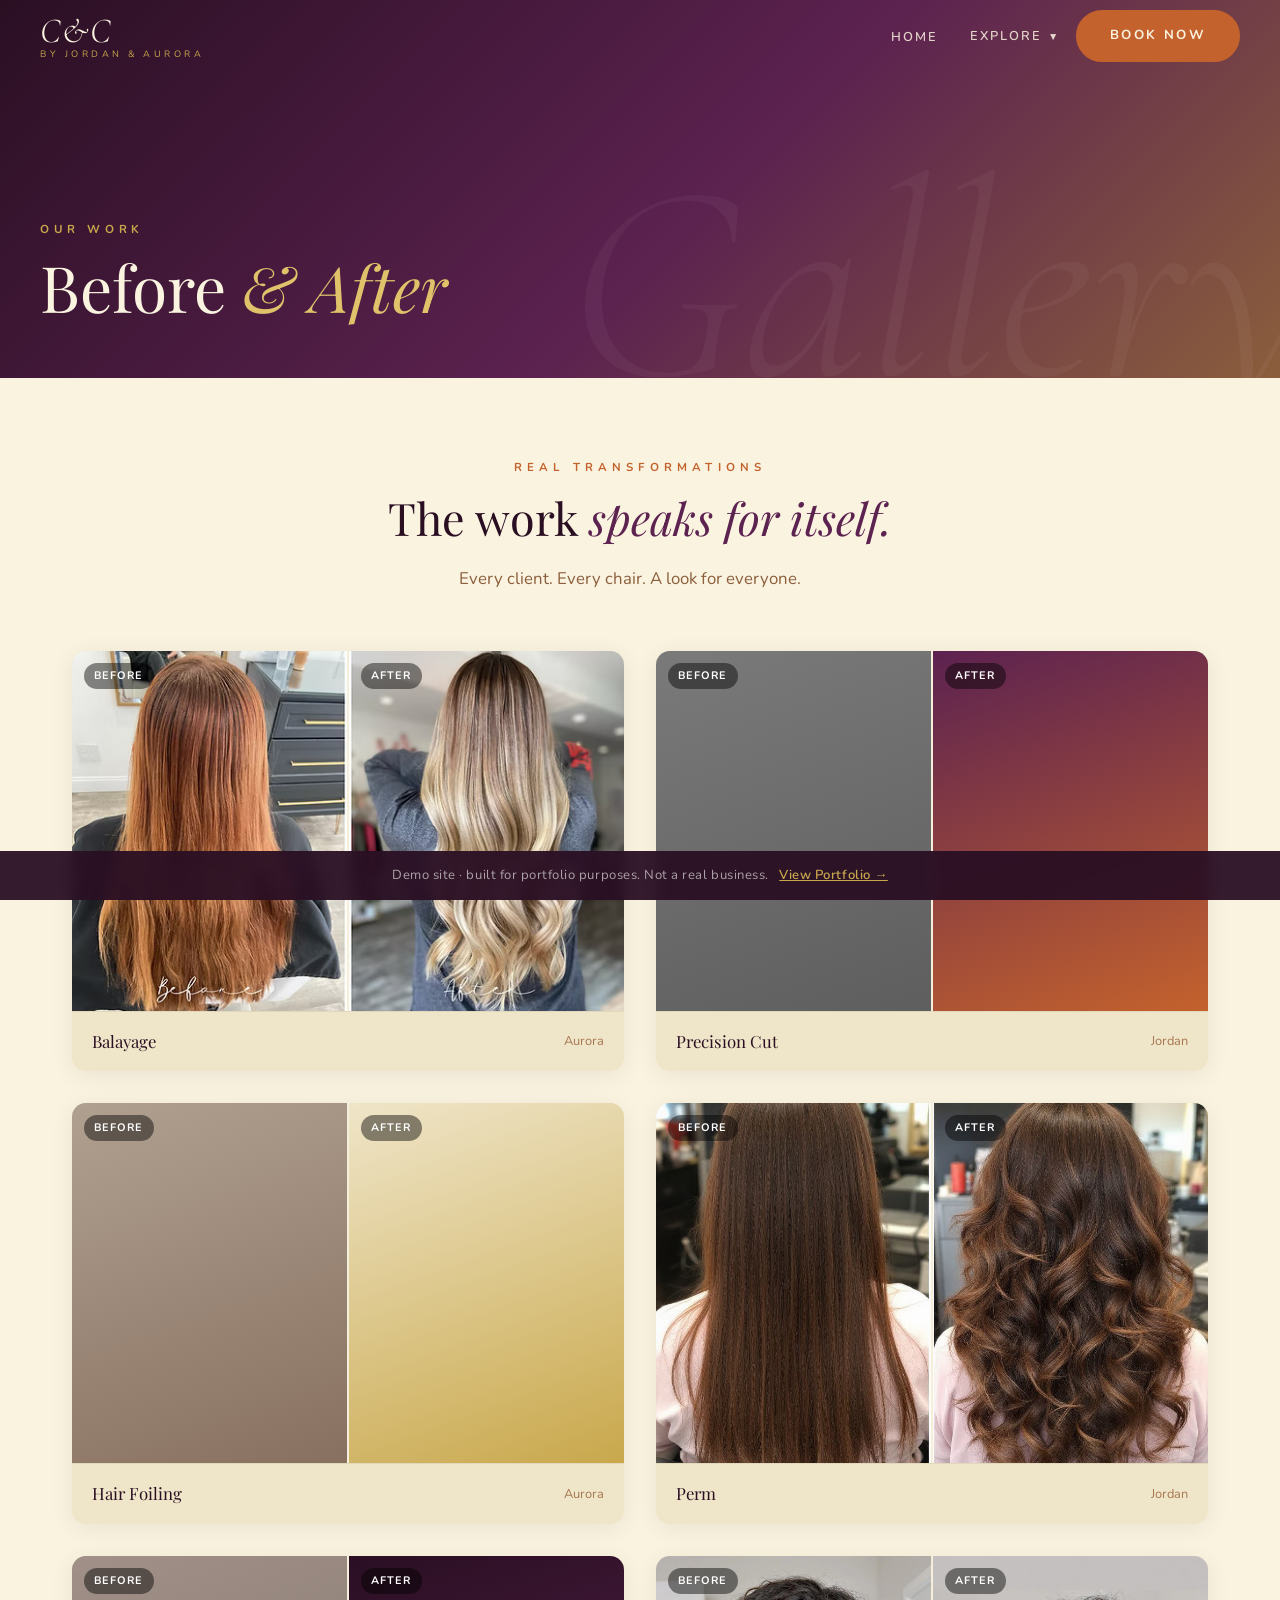
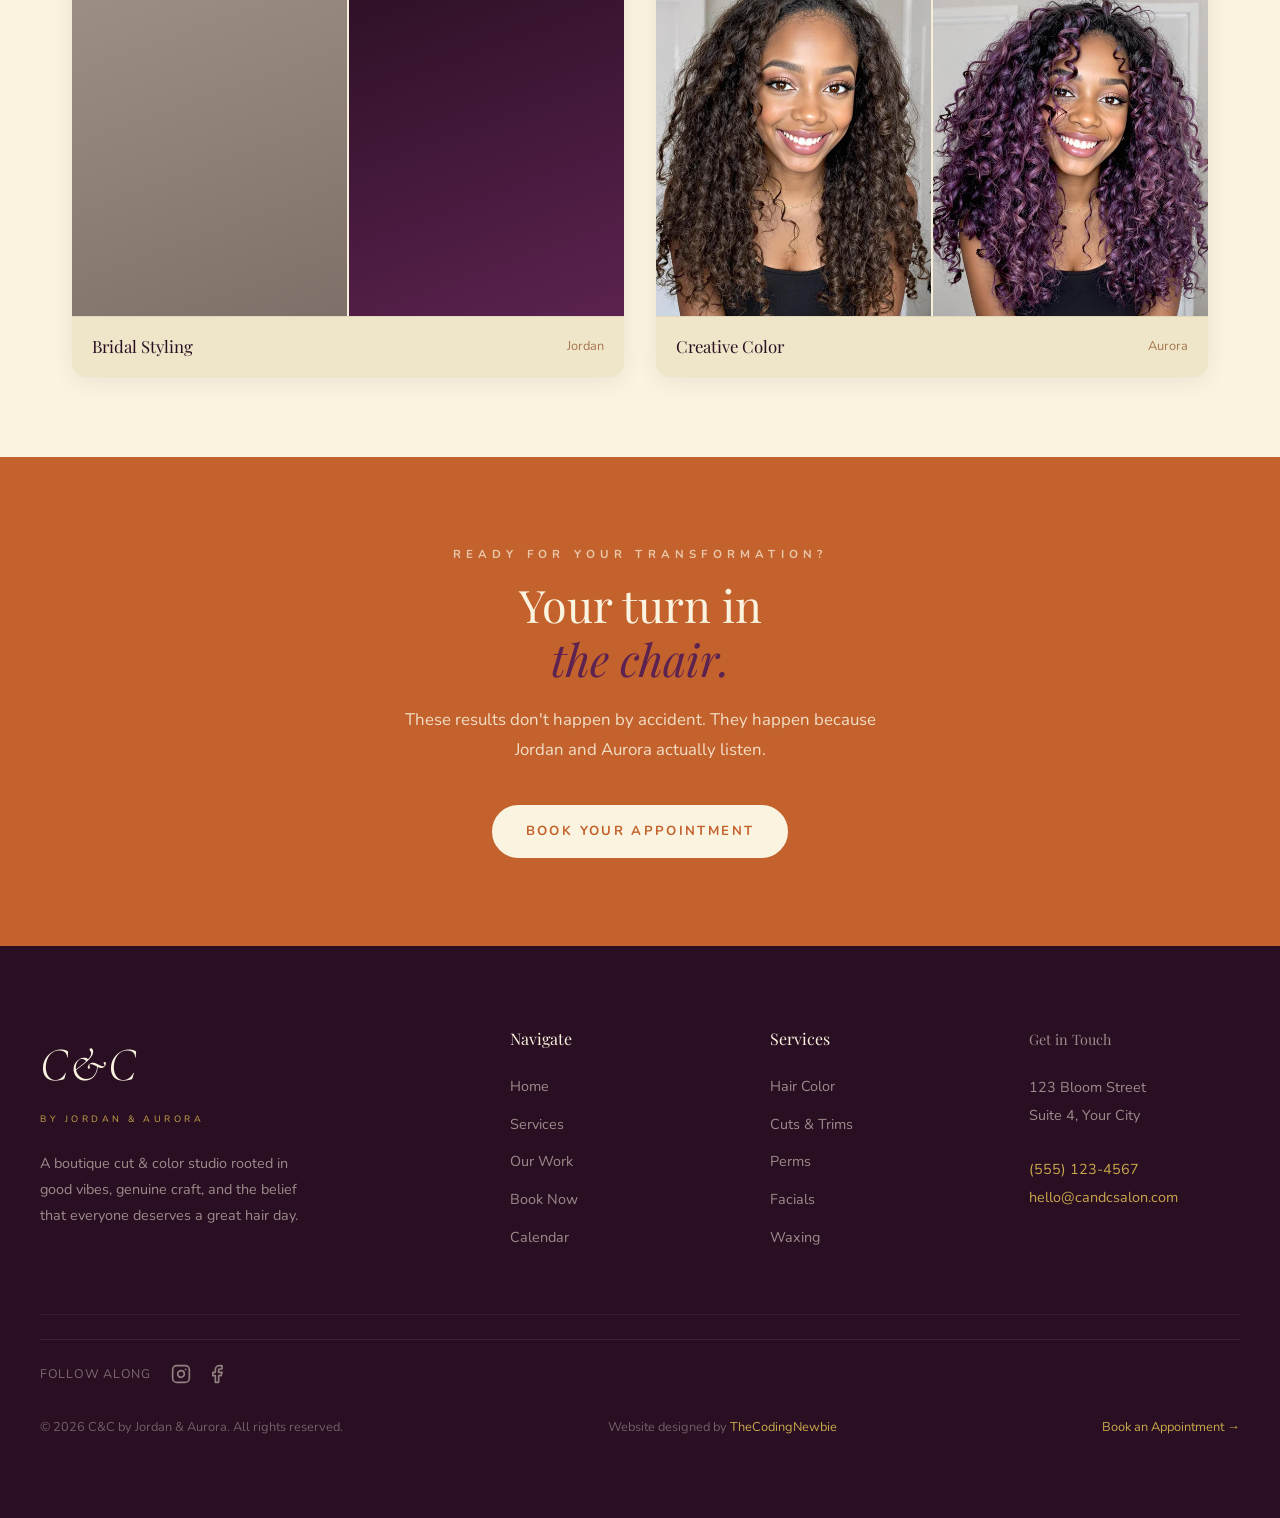
<file: gallery.html>
<!DOCTYPE html>
<html lang="en">
<head>
  <meta charset="UTF-8" />
  <meta name="viewport" content="width=device-width, initial-scale=1.0" />
  <title>Our Work | C&C by Jordan &amp; Aurora</title>
  <meta name="description" content="Browse before and after photos from C&C by Jordan & Aurora. See real transformations: balayage, color, cuts, perms, bridal styling, and more.">
  <meta name="robots" content="noindex, nofollow">
  <meta property="og:title" content="Our Work | C&C by Jordan &amp; Aurora">
  <meta property="og:description" content="Real transformations from our studio. Browse before and afters from Jordan and Aurora.">
  <meta property="og:type" content="website">
  <link rel="canonical" href="https://winkiwu630.github.io/mock-salon/gallery.html">
  <link rel="stylesheet" href="styles.css" />
<!-- Google tag (gtag.js) -->
	<script async src="https://www.googletagmanager.com/gtag/js?id=G-8SZXB8QR48"></script>
	<script>
	  window.dataLayer = window.dataLayer || [];
	  function gtag(){dataLayer.push(arguments);}
	  gtag('js', new Date());

	  gtag('config', 'G-8SZXB8QR48');
	</script>
</head>
<body>

  <!-- ===== NAVIGATION ===== -->
  <nav class="nav scrolled" id="mainNav">
    <a href="index.html" class="nav-logo">
      <span class="logo-cc">C&C</span>
      <span class="logo-sub">by Jordan &amp; Aurora</span>
    </a>
    <ul class="nav-links">
      <li><a href="index.html">Home</a></li>
      <li class="nav-dropdown" id="navDropdown">
        <button class="dropdown-trigger" id="dropdownTrigger">
          Explore <span class="chevron">&#9660;</span>
        </button>
        <div class="dropdown-panel">
          <a href="services.html">Services</a>
          <a href="gallery.html">Our Work</a>
          <a href="booking.html">Book Appointment</a>
          <a href="calendar.html">View Calendar</a>
        </div>
      </li>
    </ul>
    <a href="booking.html" class="btn btn-primary nav-book">Book Now</a>
    <button class="nav-hamburger" id="hamburger" aria-label="Open menu">
      <span></span><span></span><span></span>
    </button>
  </nav>
  <div class="nav-mobile" id="mobileNav">
    <a href="index.html">Home</a>
    <a href="services.html">Services</a>
    <a href="gallery.html">Our Work</a>
    <a href="booking.html">Book Appointment</a>
    <a href="calendar.html">Calendar</a>
  </div>

  <!-- ===== PAGE HERO ===== -->
  <div class="page-hero" data-title="Gallery">
    <div>
      <span class="page-hero-label">Our Work</span>
      <h1 class="page-hero-title">Before <em>&amp; After</em></h1>
    </div>
  </div>

  <!-- ===== GALLERY SECTION ===== -->
  <section class="gallery-page-section">
    <div class="container">

      <div class="gallery-page-intro reveal up">
        <span class="section-label">Real Transformations</span>
        <h2 class="section-title">The work <em>speaks for itself.</em></h2>
        <p class="section-sub">Every client. Every chair. A look for everyone.</p>
      </div>

      <div class="ba-grid">

        <!-- Card 1 -->
        <div class="ba-card reveal up">
          <div class="ba-pair">
            <div class="ba-half">
               <img src="images/Balayage-before.jpg" alt="Before" />
              <!-- Old placeholder: div class="ba-placeholder" style="background:linear-gradient(160deg,#9e8070 0%,#7a6356 100%);"></div -->
              <span class="ba-label">Before</span>
            </div>
            <div class="ba-half">
               <img src="images/Balayage-after.jpg" alt="After" />
              <!-- Old placeholder: div class="ba-placeholder" style="background:linear-gradient(160deg,var(--terracotta) 0%,var(--gold) 100%);"></div -->
              <span class="ba-label after">After</span>
            </div>
          </div>
          <div class="ba-caption">
            <span class="ba-service">Balayage</span>
            <span class="ba-stylist">Aurora</span>
          </div>
        </div>

        <!-- Card 2 -->
        <div class="ba-card reveal up reveal-delay-1">
          <div class="ba-pair">
            <div class="ba-half">
              <!-- Swap for: <img src="images/BA-02-before.jpg" alt="Before"> -->
              <div class="ba-placeholder" style="background:linear-gradient(160deg,#7a7a7a 0%,#5e5e5e 100%);"></div>
              <span class="ba-label">Before</span>
            </div>
            <div class="ba-half">
              <!-- Swap for: <img src="images/BA-02-after.jpg" alt="After"> -->
              <div class="ba-placeholder" style="background:linear-gradient(160deg,var(--plum) 0%,var(--terracotta) 100%);"></div>
              <span class="ba-label after">After</span>
            </div>
          </div>
          <div class="ba-caption">
            <span class="ba-service">Precision Cut</span>
            <span class="ba-stylist">Jordan</span>
          </div>
        </div>

        <!-- Card 3 -->
        <div class="ba-card reveal up reveal-delay-2">
          <div class="ba-pair">
            <div class="ba-half">
              <!-- Swap for: <img src="images/BA-03-before.jpg" alt="Before"> -->
              <div class="ba-placeholder" style="background:linear-gradient(160deg,#b0a090 0%,#887060 100%);"></div>
              <span class="ba-label">Before</span>
            </div>
            <div class="ba-half">
              <!-- Swap for: <img src="images/BA-03-after.jpg" alt="After"> -->
              <div class="ba-placeholder" style="background:linear-gradient(160deg,var(--cream-dark) 0%,var(--gold) 100%);"></div>
              <span class="ba-label after">After</span>
            </div>
          </div>
          <div class="ba-caption">
            <span class="ba-service">Hair Foiling</span>
            <span class="ba-stylist">Aurora</span>
          </div>
        </div>

        <!-- Card 4 -->
        <div class="ba-card reveal up reveal-delay-1">
          <div class="ba-pair">
            <div class="ba-half">
              <!-- Swap for: <img src="images/BA-04-before.jpg" alt="Before"> -->
               <img src="images/Perm-before.jpg" alt="Before" />
              <!-- Old placeholder: <div class="ba-placeholder" style="background:linear-gradient(160deg,#6a6050 0%,#4e4440 100%);"></div> -->
              <span class="ba-label">Before</span>
            </div>
            <div class="ba-half">
              <!-- Swap for: <img src="images/BA-04-after.jpg" alt="After"> -->
                <img src="images/Perm-after.jpg" alt="After" />
              <!-- Old placeholder: <div class="ba-placeholder" style="background:linear-gradient(160deg,var(--sage) 0%,var(--brown) 100%);"></div> -->
              <span class="ba-label after">After</span>
            </div>
          </div>
          <div class="ba-caption">
            <span class="ba-service">Perm</span>
            <span class="ba-stylist">Jordan</span>
          </div>
        </div>

        <!-- Card 5 -->
        <div class="ba-card reveal up">
          <div class="ba-pair">
            <div class="ba-half">
              <!-- Swap for: <img src="images/BA-05-before.jpg" alt="Before"> -->
              <div class="ba-placeholder" style="background:linear-gradient(160deg,#a09088 0%,#7e7068 100%);"></div>
              <span class="ba-label">Before</span>
            </div>
            <div class="ba-half">
              <!-- Swap for: <img src="images/BA-05-after.jpg" alt="After"> -->
              <div class="ba-placeholder" style="background:linear-gradient(160deg,var(--plum-dark) 0%,var(--plum) 100%);"></div>
              <span class="ba-label after">After</span>
            </div>
          </div>
          <div class="ba-caption">
            <span class="ba-service">Bridal Styling</span>
            <span class="ba-stylist">Jordan</span>
          </div>
        </div>

        <!-- Card 6 -->
        <div class="ba-card reveal up reveal-delay-1">
          <div class="ba-pair">
            <div class="ba-half">
              <!-- Swap for: <img src="images/BA-06-before.jpg" alt="Before"> -->
               <img src="images/creative-color-before.jpg" alt="Before" />
              <!-- Old placeholder: <div class="ba-placeholder" style="background:linear-gradient(160deg,#888080 0%,#666060 100%);"></div> -->
              <span class="ba-label">Before</span>
            </div>
            <div class="ba-half">
              <!-- Swap for: <img src="images/BA-06-after.jpg" alt="After"> -->
              <img src="images/creative-color-after.jpg" alt="After" />
              <!-- Old placeholder: <div class="ba-placeholder" style="background:linear-gradient(160deg,var(--terracotta) 0%,var(--plum) 100%);"></div> -->
              <span class="ba-label after">After</span>
            </div>
          </div>
          <div class="ba-caption">
            <span class="ba-service">Creative Color</span>
            <span class="ba-stylist">Aurora</span>
          </div>
        </div>

      </div><!-- /ba-grid -->
    </div>
  </section>

  <!-- ===== CTA BAND ===== -->
  <section class="cta-band">
    <div class="container">
      <span class="section-label reveal up">Ready for your transformation?</span>
      <h2 class="section-title reveal up reveal-delay-1">Your turn in<br><em>the chair.</em></h2>
      <p class="reveal up reveal-delay-2">These results don't happen by accident. They happen because Jordan and Aurora actually listen.</p>
      <a href="booking.html" class="btn btn-light reveal up reveal-delay-3">Book Your Appointment</a>
    </div>
  </section>

  <!-- ===== FOOTER ===== -->
  <footer class="footer">
    <div class="footer-grid">
      <div class="footer-logo">
        <span class="logo-cc">C&amp;C</span>
        <span class="logo-sub">by Jordan &amp; Aurora</span>
        <p class="footer-desc">A boutique cut &amp; color studio rooted in good vibes, genuine craft, and the belief that everyone deserves a great hair day.</p>
      </div>
      <div>
        <p class="footer-heading">Navigate</p>
        <ul class="footer-links">
          <li><a href="index.html">Home</a></li>
          <li><a href="services.html">Services</a></li>
          <li><a href="gallery.html">Our Work</a></li>
          <li><a href="booking.html">Book Now</a></li>
          <li><a href="calendar.html">Calendar</a></li>
        </ul>
      </div>
      <div>
        <p class="footer-heading">Services</p>
        <ul class="footer-links">
          <li><a href="services.html">Hair Color</a></li>
          <li><a href="services.html">Cuts &amp; Trims</a></li>
          <li><a href="services.html">Perms</a></li>
          <li><a href="services.html">Facials</a></li>
          <li><a href="services.html">Waxing</a></li>
        </ul>
      </div>
      <div class="footer-contact">
        <p class="footer-heading">Get in Touch</p>
        <p>
          123 Bloom Street<br>
          Suite 4, Your City<br><br>
          <a href="tel:5551234567">(555) 123-4567</a><br>
          <a href="mailto:hello@candcsalon.com">hello@candcsalon.com</a>
        </p>
      </div>
    </div>
    <div class="footer-social">
      <span class="footer-social-label">Follow Along</span>
      <a href="https://www.instagram.com/candcbyjordanaurora/" target="_blank" rel="noopener noreferrer" aria-label="C&amp;C on Instagram">
        <svg xmlns="http://www.w3.org/2000/svg" width="20" height="20" viewBox="0 0 24 24" fill="none" stroke="currentColor" stroke-width="2" stroke-linecap="round" stroke-linejoin="round" aria-hidden="true"><rect x="2" y="2" width="20" height="20" rx="5" ry="5"/><path d="M16 11.37A4 4 0 1 1 12.63 8 4 4 0 0 1 16 11.37z"/><line x1="17.5" y1="6.5" x2="17.51" y2="6.5"/></svg>
      </a>
      <a href="https://www.facebook.com/candcbyjordanaurora" target="_blank" rel="noopener noreferrer" aria-label="C&amp;C on Facebook">
        <svg xmlns="http://www.w3.org/2000/svg" width="20" height="20" viewBox="0 0 24 24" fill="none" stroke="currentColor" stroke-width="2" stroke-linecap="round" stroke-linejoin="round" aria-hidden="true"><path d="M18 2h-3a5 5 0 0 0-5 5v3H7v4h3v8h4v-8h3l1-4h-4V7a1 1 0 0 1 1-1h3z"/></svg>
      </a>
    </div>
    <div class="footer-bottom">
      <span>&copy; 2026 C&amp;C by Jordan &amp; Aurora. All rights reserved.</span>
      <span>Website designed by <a href="https://thecodingnewbie.com/index.html" target="_blank" rel="noopener">TheCodingNewbie</a></span>
      <a href="booking.html">Book an Appointment &rarr;</a>
    </div>
  </footer>

  <div class="demo-bar">
    Demo site · built for portfolio purposes. Not a real business. &nbsp;
    <a href="https://thecodingnewbie.com" target="_blank" rel="noopener">View Portfolio &rarr;</a>
  </div>

  <script src="js/nav.js"></script>
  <script src="js/animations.js"></script>
</body>
</html>
</file>
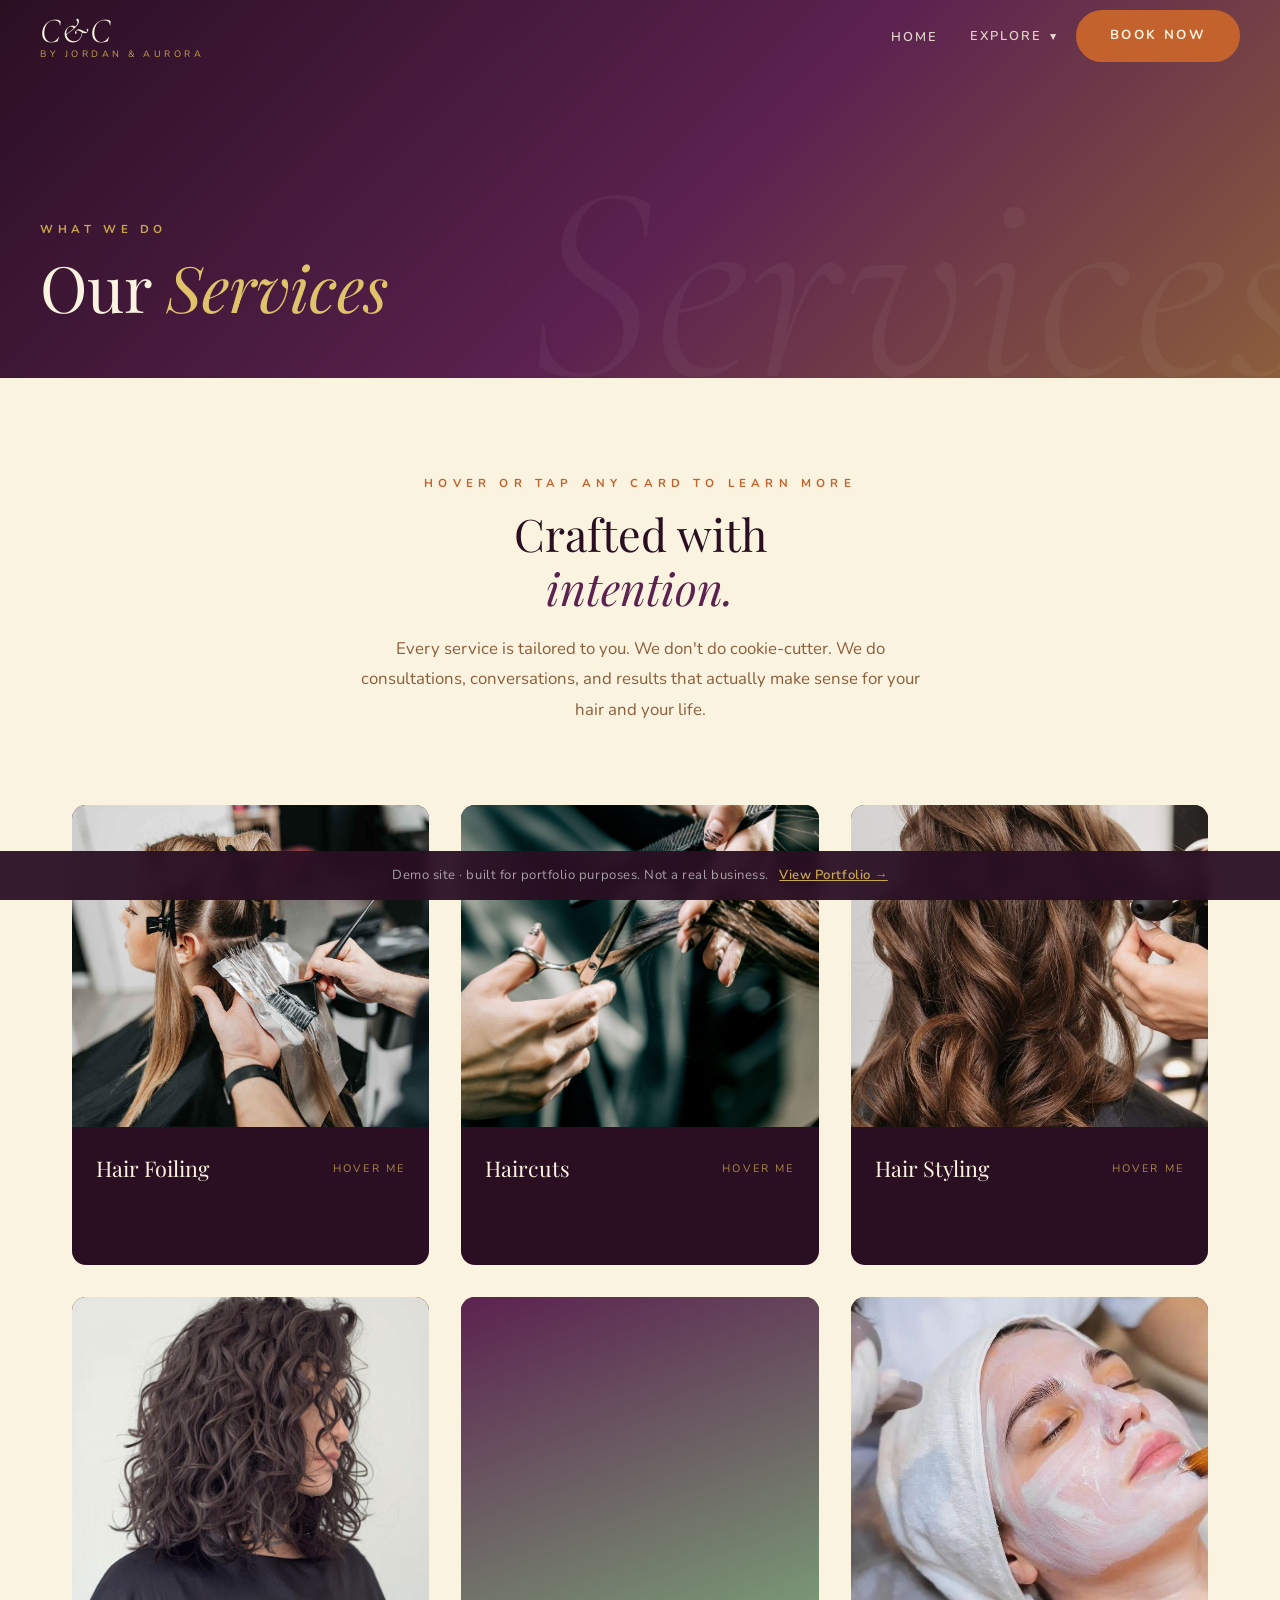
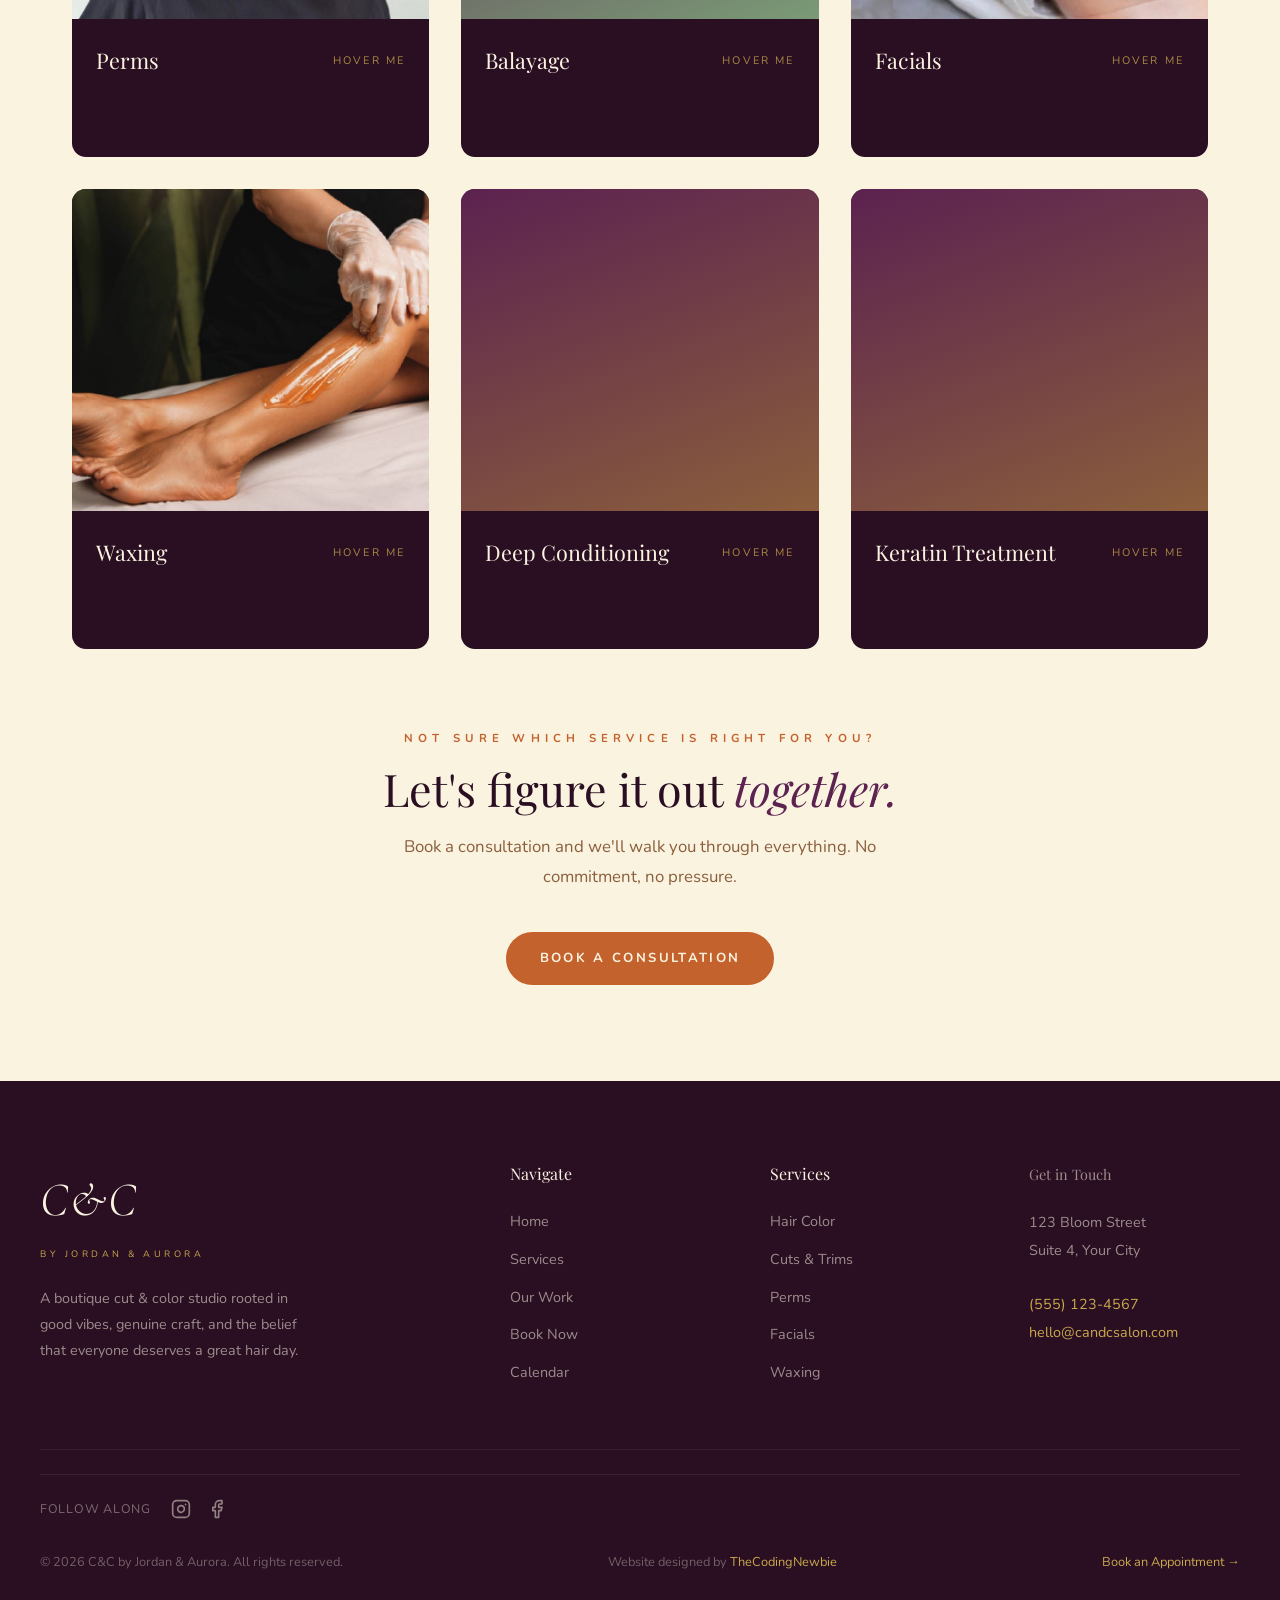
<file: services.html>
<!DOCTYPE html>
<html lang="en">
<head>
  <meta charset="UTF-8" />
  <meta name="viewport" content="width=device-width, initial-scale=1.0" />
  <title>Services | C&C by Jordan & Aurora</title>
  <meta name="description" content="Browse C&C's full service menu: hair color, balayage, cuts, perms, styling, facials, and waxing. Hover any card to see sub-services and pricing.">
  <meta name="robots" content="noindex, nofollow">
  <meta property="og:title" content="Services | C&C by Jordan & Aurora">
  <meta property="og:description" content="Hair color, balayage, cuts, perms, styling, facials, and waxing. Prices starting from $15.">
  <meta property="og:type" content="website">
  <link rel="canonical" href="https://winkiwu630.github.io/mock-salon/services.html">
  <link rel="stylesheet" href="styles.css" />
<!-- Google tag (gtag.js) -->
	<script async src="https://www.googletagmanager.com/gtag/js?id=G-8SZXB8QR48"></script>
	<script>
	  window.dataLayer = window.dataLayer || [];
	  function gtag(){dataLayer.push(arguments);}
	  gtag('js', new Date());

	  gtag('config', 'G-8SZXB8QR48');
	</script>
</head>
<body>

  <!-- ===== NAVIGATION ===== -->
  <nav class="nav scrolled" id="mainNav">
    <a href="index.html" class="nav-logo">
      <span class="logo-cc">C&C</span>
      <span class="logo-sub">by Jordan &amp; Aurora</span>
    </a>
    <ul class="nav-links">
      <li><a href="index.html">Home</a></li>
      <li class="nav-dropdown" id="navDropdown">
        <button class="dropdown-trigger" id="dropdownTrigger">
          Explore <span class="chevron">&#9660;</span>
        </button>
        <div class="dropdown-panel">
          <a href="services.html">Services</a>
          <a href="gallery.html">Our Work</a>
          <a href="booking.html">Book Appointment</a>
          <a href="calendar.html">View Calendar</a>
        </div>
      </li>
    </ul>
    <a href="booking.html" class="btn btn-primary nav-book">Book Now</a>
    <button class="nav-hamburger" id="hamburger" aria-label="Open menu">
      <span></span><span></span><span></span>
    </button>
  </nav>
  <div class="nav-mobile" id="mobileNav">
    <a href="index.html">Home</a>
    <a href="services.html">Services</a>
    <a href="gallery.html">Our Work</a>
    <a href="booking.html">Book Appointment</a>
    <a href="calendar.html">Calendar</a>
  </div>

  <!-- ===== PAGE HERO ===== -->
  <div class="page-hero" data-title="Services">
    <div>
      <span class="page-hero-label">What we do</span>
      <h1 class="page-hero-title">Our <em>Services</em></h1>
    </div>
  </div>

  <!-- ===== SERVICES SECTION ===== -->
  <section class="services-section">
    <div class="container">
      <div class="services-intro reveal up">
        <span class="section-label">Hover or tap any card to learn more</span>
        <h2 class="section-title">Crafted with<br><em>intention.</em></h2>
        <p class="section-sub">Every service is tailored to you. We don't do cookie-cutter. We do consultations, conversations, and results that actually make sense for your hair and your life.</p>
      </div>

      <div class="services-grid">

        <!-- Hair Foiling -->
        <div class="flip-card reveal up reveal-delay-1">
          <div class="flip-card-inner">
            <div class="flip-card-front">
              <img class="flip-card-front-img" src="images/hair-foiling-card.jpg" alt="Hair foiling" style="width:100%;height:70%;object-fit:cover;">
              <div class="flip-card-front-body">
                <h3>Hair Foiling</h3>
                <span class="flip-hint">Hover me</span>
              </div>
            </div>
            <div class="flip-card-back has-subcards">
              <h3>Hair Foiling</h3>
              <span class="flip-sub-label">Choose your technique</span>
              <div class="subcard-grid">
                <div class="subcard-cell">
                  <img src="images/foiling-subcard-highlights.webp" alt="Highlights">
                  <div class="subcard-cell-info">
                    <span class="subcard-cell-name">Highlights</span>
                    <span class="subcard-cell-price">From $95</span>
                    <a class="subcard-cell-book flip-book-link" href="booking.html?service=Hair+Color&amp;subservice=Highlights">Book →</a>
                  </div>
                </div>
                <div class="subcard-cell">
                  <img src="images/foiling-subcard-ombre.jpeg" alt="Ombré">
                  <div class="subcard-cell-info">
                    <span class="subcard-cell-name">Ombré</span>
                    <span class="subcard-cell-price">From $130</span>
                    <a class="subcard-cell-book flip-book-link" href="booking.html?service=Hair+Color&amp;subservice=Ombr%C3%A9">Book →</a>
                  </div>
                </div>
              </div>
            </div>
          </div>
        </div>

        <!-- Haircut -->
        <div class="flip-card reveal up reveal-delay-2">
          <div class="flip-card-inner">
            <div class="flip-card-front">
              <img class="flip-card-front-img" src="images/haircut-card.jpg" alt="Haircut" style="width:100%;height:70%;object-fit:cover;">
              <div class="flip-card-front-body">
                <h3>Haircuts</h3>
                <span class="flip-hint">Hover me</span>
              </div>
            </div>
            <div class="flip-card-back has-subcards">
              <h3>Haircuts</h3>
              <span class="flip-sub-label">All ages, all textures</span>
              <div class="subcard-list">
                <div class="subcard-row">
                  <img src="images/haircut-subcard-womens.jpeg" alt="Women's cut">
                  <div class="subcard-row-info">
                    <span class="subcard-row-name">Women's Cut</span>
                    <span class="subcard-row-price">From $45</span>
                    <a class="subcard-book flip-book-link" href="booking.html?service=Cut+%26+Trim&amp;subservice=Women%27s+Cut">Book →</a>
                  </div>
                </div>
                <div class="subcard-row">
                  <img src="images/haircut-subcard-mens.jpeg" alt="Men's cut">
                  <div class="subcard-row-info">
                    <span class="subcard-row-name">Men's Cut</span>
                    <span class="subcard-row-price">From $30</span>
                    <a class="subcard-book flip-book-link" href="booking.html?service=Cut+%26+Trim&amp;subservice=Men%27s+Cut">Book →</a>
                  </div>
                </div>
                <div class="subcard-row">
                  <img src="images/haircut-subcard-kids.jpg" alt="Kids cut">
                  <div class="subcard-row-info">
                    <span class="subcard-row-name">Kids' Cut</span>
                    <span class="subcard-row-price">From $20</span>
                    <a class="subcard-book flip-book-link" href="booking.html?service=Cut+%26+Trim&amp;subservice=Kids%27+Cut">Book →</a>
                  </div>
                </div>
              </div>
            </div>
          </div>
        </div>

        <!-- Hair Styling -->
        <div class="flip-card reveal up reveal-delay-3">
          <div class="flip-card-inner">
            <div class="flip-card-front">
              <img class="flip-card-front-img" src="images/hairstyling-card.jpg" alt="Hair styling" style="width:100%;height:70%;object-fit:cover;">
              <div class="flip-card-front-body">
                <h3>Hair Styling</h3>
                <span class="flip-hint">Hover me</span>
              </div>
            </div>
            <div class="flip-card-back has-subcards">
              <h3>Hair Styling</h3>
              <span class="flip-sub-label">For any occasion</span>
              <div class="subcard-list">
                <div class="subcard-row">
                  <img src="images/hairstyling-subcard-1.jpeg" alt="Blowout">
                  <div class="subcard-row-info">
                    <span class="subcard-row-name">Blowout</span>
                    <span class="subcard-row-price">From $40</span>
                    <a class="subcard-book flip-book-link" href="booking.html?service=Hair+Styling&amp;subservice=Blowout">Book →</a>
                  </div>
                </div>
                <div class="subcard-row">
                  <img src="images/hairstyling-subcard-2.jpeg" alt="Updo">
                  <div class="subcard-row-info">
                    <span class="subcard-row-name">Updo &amp; Formal</span>
                    <span class="subcard-row-price">From $65</span>
                    <a class="subcard-book flip-book-link" href="booking.html?service=Hair+Styling&amp;subservice=Updo+%26+Formal">Book →</a>
                  </div>
                </div>
                <div class="subcard-row">
                  <img src="images/hairstyling-subcard-3.jpeg" alt="Braids">
                  <div class="subcard-row-info">
                    <span class="subcard-row-name">Braids &amp; Waves</span>
                    <span class="subcard-row-price">From $55</span>
                    <a class="subcard-book flip-book-link" href="booking.html?service=Hair+Styling&amp;subservice=Braids+%26+Waves">Book →</a>
                  </div>
                </div>
              </div>
            </div>
          </div>
        </div>

        <!-- Perms -->
        <div class="flip-card reveal up reveal-delay-1">
          <div class="flip-card-inner">
            <div class="flip-card-front">
              <img class="flip-card-front-img" src="images/perm-card.jpg" alt="Perms" style="width:100%;height:70%;object-fit:cover;">
              <div class="flip-card-front-body">
                <h3>Perms</h3>
                <span class="flip-hint">Hover me</span>
              </div>
            </div>
            <div class="flip-card-back has-subcards">
              <h3>Perms</h3>
              <span class="flip-sub-label">Curl your way</span>
              <div class="subcard-grid">
                <div class="subcard-cell">
                  <img src="images/perm-subcard-rollers.jpg" alt="Classic Perm">
                  <div class="subcard-cell-info">
                    <span class="subcard-cell-name">Classic Perm</span>
                    <span class="subcard-cell-price">From $120</span>
                    <a class="subcard-cell-book flip-book-link" href="booking.html?service=Perm&amp;subservice=Classic+Perm">Book →</a>
                  </div>
                </div>
                <div class="subcard-cell">
                  <img src="images/perm-subcard-chair.jpg" alt="Body Wave">
                  <div class="subcard-cell-info">
                    <span class="subcard-cell-name">Body Wave</span>
                    <span class="subcard-cell-price">From $95</span>
                    <a class="subcard-cell-book flip-book-link" href="booking.html?service=Perm&amp;subservice=Body+Wave">Book →</a>
                  </div>
                </div>
              </div>
            </div>
          </div>
        </div>

        <!-- Balayage (kept, text back) -->
        <div class="flip-card reveal up reveal-delay-1">
          <div class="flip-card-inner">
            <div class="flip-card-front">
              <div class="flip-card-front-img"></div>
              <div class="flip-card-front-body">
                <h3>Balayage</h3>
                <span class="flip-hint">Hover me</span>
              </div>
            </div>
            <div class="flip-card-back">
              <div class="service-icon">✨</div>
              <h3>Balayage</h3>
              <p>Hand-painted highlights for that effortlessly sun-kissed look. Aurora's freehand technique creates seamless, natural-looking dimension that grows out beautifully with minimal upkeep.</p>
              <div class="price-range">
                <span class="price-label">Starting at</span>
                <span class="price-value">$150</span>
              </div>
              <a class="flip-back-cta flip-book-link" href="booking.html?service=Balayage">Book This Service →</a>
            </div>
          </div>
        </div>

        <!-- Facials -->
        <div class="flip-card reveal up reveal-delay-2">
          <div class="flip-card-inner">
            <div class="flip-card-front">
              <img class="flip-card-front-img" src="images/facial-card.webp" alt="Facial" style="width:100%;height:70%;object-fit:cover;">
              <div class="flip-card-front-body">
                <h3>Facials</h3>
                <span class="flip-hint">Hover me</span>
              </div>
            </div>
            <div class="flip-card-back has-subcards">
              <h3>Facials</h3>
              <span class="flip-sub-label">Skin that glows</span>
              <div class="subcard-list">
                <div class="subcard-row">
                  <img src="images/facial-subcard-standard.webp" alt="Standard Facial">
                  <div class="subcard-row-info">
                    <span class="subcard-row-name">Standard Facial</span>
                    <span class="subcard-row-price">From $60</span>
                    <a class="subcard-book flip-book-link" href="booking.html?service=Facials&amp;subservice=Standard+Facial">Book →</a>
                  </div>
                </div>
                <div class="subcard-row">
                  <img src="images/facial-subcard-chemicalpeel.webp" alt="Chemical Peel">
                  <div class="subcard-row-info">
                    <span class="subcard-row-name">Chemical Peel</span>
                    <span class="subcard-row-price">From $80</span>
                    <a class="subcard-book flip-book-link" href="booking.html?service=Facials&amp;subservice=Chemical+Peel">Book →</a>
                  </div>
                </div>
                <div class="subcard-row">
                  <img src="images/facial-subcard-hydrafacial.jpeg" alt="Hydrafacial">
                  <div class="subcard-row-info">
                    <span class="subcard-row-name">Hydrafacial</span>
                    <span class="subcard-row-price">From $120</span>
                    <a class="subcard-book flip-book-link" href="booking.html?service=Facials&amp;subservice=Hydrafacial">Book →</a>
                  </div>
                </div>
              </div>
            </div>
          </div>
        </div>

        <!-- Waxing -->
        <div class="flip-card reveal up reveal-delay-3">
          <div class="flip-card-inner">
            <div class="flip-card-front">
              <img class="flip-card-front-img" src="images/waxing-card.jpg" alt="Waxing" style="width:100%;height:70%;object-fit:cover;">
              <div class="flip-card-front-body">
                <h3>Waxing</h3>
                <span class="flip-hint">Hover me</span>
              </div>
            </div>
            <div class="flip-card-back has-subcards">
              <h3>Waxing</h3>
              <span class="flip-sub-label">Smooth &amp; clean</span>
              <div class="subcard-list">
                <div class="subcard-row">
                  <img src="images/waxing-subcard-eyebrows.jpeg" alt="Eyebrow wax">
                  <div class="subcard-row-info">
                    <span class="subcard-row-name">Eyebrows</span>
                    <span class="subcard-row-price">From $15</span>
                    <a class="subcard-book flip-book-link" href="booking.html?service=Waxing&amp;subservice=Eyebrows">Book →</a>
                  </div>
                </div>
                <div class="subcard-row">
                  <img src="images/waxing-subcard-armpits.jpeg" alt="Armpit wax">
                  <div class="subcard-row-info">
                    <span class="subcard-row-name">Underarms</span>
                    <span class="subcard-row-price">From $20</span>
                    <a class="subcard-book flip-book-link" href="booking.html?service=Waxing&amp;subservice=Underarms">Book →</a>
                  </div>
                </div>
                <div class="subcard-row">
                  <img src="images/waxing-subcard-chestandback.jpeg" alt="Chest and back wax">
                  <div class="subcard-row-info">
                    <span class="subcard-row-name">Chest &amp; Back</span>
                    <span class="subcard-row-price">From $50</span>
                    <a class="subcard-book flip-book-link" href="booking.html?service=Waxing&amp;subservice=Chest+%26+Back">Book →</a>
                  </div>
                </div>
                <div class="subcard-row">
                  <div class="subcard-row-info">
                    <span class="subcard-row-name">Bikini Wax</span>
                    <span class="subcard-row-price">From $70</span>
                    <a class="subcard-book flip-book-link" href="booking.html?service=Waxing&amp;subservice=Bikini+Wax">Book →</a>
                  </div>
                </div>
              </div>
            </div>
          </div>
        </div>

        <!-- Deep Conditioning (kept, text back) -->
        <div class="flip-card reveal up reveal-delay-1">
          <div class="flip-card-inner">
            <div class="flip-card-front">
              <div class="flip-card-front-img"></div>
              <div class="flip-card-front-body">
                <h3>Deep Conditioning</h3>
                <span class="flip-hint">Hover me</span>
              </div>
            </div>
            <div class="flip-card-back">
              <div class="service-icon">💧</div>
              <h3>Deep Conditioning</h3>
              <p>An intensive moisture treatment that restores softness, reduces breakage, and brings life back to over-processed or dry hair. Add it to any service or book it on its own.</p>
              <div class="price-range">
                <span class="price-label">Starting at</span>
                <span class="price-value">$35</span>
              </div>
              <a class="flip-back-cta flip-book-link" href="booking.html?service=Deep+Conditioning">Book This Service →</a>
            </div>
          </div>
        </div>

        <!-- Keratin Treatment (kept, text back) -->
        <div class="flip-card reveal up reveal-delay-2">
          <div class="flip-card-inner">
            <div class="flip-card-front">
              <div class="flip-card-front-img"></div>
              <div class="flip-card-front-body">
                <h3>Keratin Treatment</h3>
                <span class="flip-hint">Hover me</span>
              </div>
            </div>
            <div class="flip-card-back">
              <div class="service-icon">🪄</div>
              <h3>Keratin Treatment</h3>
              <p>Smooth out frizz and reduce styling time for up to 3 months. Our keratin treatments leave hair glossy, manageable, and soft without stripping your natural texture entirely.</p>
              <div class="price-range">
                <span class="price-label">Starting at</span>
                <span class="price-value">$200</span>
              </div>
              <a class="flip-back-cta flip-book-link" href="booking.html?service=Consultation">Book a Consultation →</a>
            </div>
          </div>
        </div>

      </div><!-- /services-grid -->

      <!-- CTA under services -->
      <div class="text-center reveal up" style="margin-top:5rem;">
        <span class="section-label" style="justify-content:center;display:flex;">Not sure which service is right for you?</span>
        <h2 class="section-title" style="margin-bottom:1rem;">Let's figure it out <em>together.</em></h2>
        <p class="section-sub" style="margin:0 auto 2.5rem;text-align:center;">Book a consultation and we'll walk you through everything. No commitment, no pressure.</p>
        <a href="booking.html" class="btn btn-primary">Book a Consultation</a>
      </div>

    </div>
  </section>

  <!-- ===== FOOTER ===== -->
  <footer class="footer">
    <div class="footer-grid">
      <div class="footer-logo">
        <span class="logo-cc">C&amp;C</span>
        <span class="logo-sub">by Jordan &amp; Aurora</span>
        <p class="footer-desc">A boutique cut &amp; color studio rooted in good vibes, genuine craft, and the belief that everyone deserves a great hair day.</p>
      </div>
      <div>
        <p class="footer-heading">Navigate</p>
        <ul class="footer-links">
          <li><a href="index.html">Home</a></li>
          <li><a href="services.html">Services</a></li>
          <li><a href="gallery.html">Our Work</a></li>
          <li><a href="booking.html">Book Now</a></li>
          <li><a href="calendar.html">Calendar</a></li>
        </ul>
      </div>
      <div>
        <p class="footer-heading">Services</p>
        <ul class="footer-links">
          <li><a href="services.html">Hair Color</a></li>
          <li><a href="services.html">Cuts &amp; Trims</a></li>
          <li><a href="services.html">Perms</a></li>
          <li><a href="services.html">Facials</a></li>
          <li><a href="services.html">Waxing</a></li>
        </ul>
      </div>
      <div class="footer-contact">
        <p class="footer-heading">Get in Touch</p>
        <p>
          123 Bloom Street<br>
          Suite 4, Your City<br><br>
          <a href="tel:5551234567">(555) 123-4567</a><br>
          <a href="mailto:hello@candcsalon.com">hello@candcsalon.com</a>
        </p>
      </div>
    </div>
    <div class="footer-social">
      <span class="footer-social-label">Follow Along</span>
      <a href="https://www.instagram.com/candcbyjordanaurora/" target="_blank" rel="noopener noreferrer" aria-label="C&amp;C on Instagram">
        <svg xmlns="http://www.w3.org/2000/svg" width="20" height="20" viewBox="0 0 24 24" fill="none" stroke="currentColor" stroke-width="2" stroke-linecap="round" stroke-linejoin="round" aria-hidden="true"><rect x="2" y="2" width="20" height="20" rx="5" ry="5"/><path d="M16 11.37A4 4 0 1 1 12.63 8 4 4 0 0 1 16 11.37z"/><line x1="17.5" y1="6.5" x2="17.51" y2="6.5"/></svg>
      </a>
      <a href="https://www.facebook.com/candcbyjordanaurora" target="_blank" rel="noopener noreferrer" aria-label="C&amp;C on Facebook">
        <svg xmlns="http://www.w3.org/2000/svg" width="20" height="20" viewBox="0 0 24 24" fill="none" stroke="currentColor" stroke-width="2" stroke-linecap="round" stroke-linejoin="round" aria-hidden="true"><path d="M18 2h-3a5 5 0 0 0-5 5v3H7v4h3v8h4v-8h3l1-4h-4V7a1 1 0 0 1 1-1h3z"/></svg>
      </a>
    </div>
    <div class="footer-bottom">
      <span>&copy; 2026 C&amp;C by Jordan &amp; Aurora. All rights reserved.</span>
      <span>Website designed by <a href="https://thecodingnewbie.com/index.html" target="_blank" rel="noopener">TheCodingNewbie</a></span>
      <a href="booking.html">Book an Appointment &rarr;</a>
    </div>
  </footer>

  <div class="demo-bar">
    Demo site · built for portfolio purposes. Not a real business. &nbsp;
    <a href="https://thecodingnewbie.com" target="_blank" rel="noopener">View Portfolio &rarr;</a>
  </div>

  <script src="js/nav.js"></script>
  <script src="js/animations.js"></script>
</body>
</html>
</file>
<file: styles.css>
@import url('https://fonts.googleapis.com/css2?family=Cormorant+Garamond:ital,wght@0,300;0,400;0,600;1,300;1,400;1,600&family=Playfair+Display:ital,wght@0,400;0,600;0,700;1,400&family=Nunito:wght@300;400;500;600;700&display=swap');

/* ===== CUSTOM PROPERTIES ===== */
:root {
  --cream:          #FAF3E0;
  --cream-dark:     #EFE5C8;
  --cream-mid:      #F5EBD0;
  --terracotta:     #C4622D;
  --terracotta-lt:  #D4744A;
  --sage:           #7A9B76;
  --sage-dark:      #5C7A59;
  --brown:          #8B5E3C;
  --brown-lt:       #A67650;
  --plum:           #5C2250;
  --plum-dark:      #2A0F23;
  --gold:           #C9A84C;
  --gold-lt:        #E0C26A;

  --font-display:   'Cormorant Garamond', serif;
  --font-heading:   'Playfair Display', serif;
  --font-body:      'Nunito', sans-serif;

  --nav-h:          72px;
  --ease:           all 0.35s cubic-bezier(0.4, 0, 0.2, 1);
  --ease-slow:      all 0.6s cubic-bezier(0.4, 0, 0.2, 1);
  --shadow-sm:      0 2px 12px rgba(42,15,35,0.12);
  --shadow:         0 6px 24px rgba(42,15,35,0.18);
  --shadow-lg:      0 12px 40px rgba(42,15,35,0.25);
  --radius:         14px;
  --radius-sm:      8px;
}

/* ===== DEMO BAR ===== */
.demo-bar {
  position: fixed;
  bottom: 0;
  left: 0;
  right: 0;
  background: rgba(42, 15, 35, 0.95);
  color: rgba(255,255,255,0.6);
  font-size: 0.82rem;
  text-align: center;
  padding: 0.85rem 1.5rem;
  z-index: 9999;
  letter-spacing: 0.04em;
  backdrop-filter: blur(6px);
}
.demo-bar a { color: var(--gold); font-weight: 600; }
.demo-bar a:hover { color: var(--cream); }

/* ===== RESET & BASE ===== */
*, *::before, *::after { margin: 0; padding: 0; box-sizing: border-box; }
html { scroll-behavior: smooth; font-size: 16px; overflow-x: hidden; }

body {
  font-family: var(--font-body);
  background: var(--cream);
  color: var(--plum-dark);
  line-height: 1.65;
  overflow-x: hidden;
}

img { display: block; max-width: 100%; }
a { color: inherit; }
button { font-family: var(--font-body); cursor: pointer; }

/* ===== UTILITY ===== */
.container { max-width: 1200px; margin: 0 auto; padding: 0 2rem; }
.text-center { text-align: center; }
.section-label {
  font-size: 0.72rem;
  font-weight: 700;
  letter-spacing: 0.45em;
  text-transform: uppercase;
  color: var(--terracotta);
  display: block;
  margin-bottom: 0.9rem;
}
.section-title {
  font-family: var(--font-heading);
  font-size: clamp(2rem, 3.5vw, 3rem);
  font-weight: 400;
  color: var(--plum-dark);
  line-height: 1.2;
  margin-bottom: 1.2rem;
}
.section-title em { font-style: italic; color: var(--plum); }
.section-sub {
  color: var(--brown);
  font-size: 1.05rem;
  max-width: 560px;
  line-height: 1.8;
}

/* ===== BUTTONS ===== */
.btn {
  display: inline-flex;
  align-items: center;
  gap: 0.5rem;
  text-decoration: none;
  font-family: var(--font-body);
  font-weight: 700;
  font-size: 0.82rem;
  letter-spacing: 0.18em;
  text-transform: uppercase;
  padding: 0.85rem 2rem;
  border-radius: 50px;
  border: 2px solid transparent;
  transition: var(--ease);
  cursor: pointer;
}
.btn-primary {
  background: var(--terracotta);
  color: var(--cream);
  border-color: var(--terracotta);
}
.btn-primary:hover {
  background: transparent;
  color: var(--terracotta);
  transform: translateY(-3px);
  box-shadow: 0 8px 24px rgba(196,98,45,0.4);
}
.btn-ghost {
  background: transparent;
  color: var(--cream);
  border-color: rgba(250,243,224,0.5);
}
.btn-ghost:hover {
  border-color: var(--gold);
  color: var(--gold);
  transform: translateY(-3px);
}
.btn-plum {
  background: var(--plum-dark);
  color: var(--cream);
  border-color: var(--plum-dark);
}
.btn-plum:hover {
  background: var(--plum);
  transform: translateY(-2px);
  box-shadow: var(--shadow);
}
.btn-gold {
  background: var(--gold);
  color: var(--plum-dark);
  border-color: var(--gold);
}
.btn-gold:hover {
  background: var(--gold-lt);
  transform: translateY(-2px);
  box-shadow: 0 8px 24px rgba(201,168,76,0.4);
}
.btn-light {
  background: var(--cream);
  color: var(--terracotta);
  border-color: var(--cream);
}
.btn-light:hover {
  background: transparent;
  color: var(--cream);
  border-color: var(--cream);
  transform: translateY(-3px);
}

/* ===== NAVIGATION ===== */
.nav {
  position: fixed;
  inset: 0 0 auto 0;
  z-index: 900;
  height: var(--nav-h);
  display: flex;
  align-items: center;
  padding: 0 2.5rem;
  transition: background 0.4s ease, box-shadow 0.4s ease, backdrop-filter 0.4s ease;
}
.nav.scrolled {
  background: var(--plum-dark);
  box-shadow: 0 2px 24px rgba(0,0,0,0.35);
  backdrop-filter: blur(10px);
}

/* Logo */
.nav-logo {
  text-decoration: none;
  display: flex;
  flex-direction: column;
  line-height: 1;
  margin-right: auto;
}
.logo-cc {
  font-family: var(--font-display);
  font-size: 2.2rem;
  font-weight: 300;
  font-style: italic;
  color: var(--cream);
  letter-spacing: 0.04em;
}
.logo-sub {
  font-family: var(--font-body);
  font-size: 0.58rem;
  font-weight: 400;
  letter-spacing: 0.38em;
  text-transform: uppercase;
  color: var(--gold);
  margin-top: 0.1rem;
}

/* Nav links */
.nav-links {
  display: flex;
  align-items: center;
  gap: 2rem;
  list-style: none;
}
.nav-links a {
  text-decoration: none;
  font-size: 0.8rem;
  font-weight: 600;
  letter-spacing: 0.15em;
  text-transform: uppercase;
  color: rgba(250,243,224,0.85);
  transition: color 0.25s;
}
.nav-links a:hover { color: var(--gold); }

/* Dropdown */
.nav-dropdown { position: relative; }
.dropdown-trigger {
  background: none;
  border: none;
  display: flex;
  align-items: center;
  gap: 0.4rem;
  font-size: 0.8rem;
  font-weight: 600;
  letter-spacing: 0.15em;
  text-transform: uppercase;
  color: rgba(250,243,224,0.85);
  cursor: pointer;
  padding: 0.4rem 0;
  transition: color 0.25s;
}
.dropdown-trigger:hover { color: var(--gold); }
.dropdown-trigger .chevron {
  font-size: 0.65rem;
  transition: transform 0.3s ease;
}
.nav-dropdown.open .chevron { transform: rotate(180deg); }

.dropdown-panel {
  position: absolute;
  top: calc(100% + 1rem);
  right: 0;
  background: var(--plum-dark);
  border: 1px solid rgba(201,168,76,0.25);
  border-radius: var(--radius-sm);
  min-width: 200px;
  overflow: hidden;
  opacity: 0;
  visibility: hidden;
  transform: translateY(-8px);
  transition: all 0.28s cubic-bezier(0.4,0,0.2,1);
  box-shadow: var(--shadow-lg);
}
.nav-dropdown.open .dropdown-panel {
  opacity: 1;
  visibility: visible;
  transform: translateY(0);
}
.dropdown-panel a {
  display: block;
  padding: 0.9rem 1.5rem;
  font-size: 0.8rem;
  font-weight: 500;
  letter-spacing: 0.12em;
  text-transform: uppercase;
  color: rgba(250,243,224,0.8);
  text-decoration: none;
  border-bottom: 1px solid rgba(255,255,255,0.05);
  transition: var(--ease);
}
.dropdown-panel a:last-child { border-bottom: none; }
.dropdown-panel a:hover {
  background: rgba(255,255,255,0.06);
  color: var(--gold);
  padding-left: 2rem;
}

/* Book Now button in nav */
.nav-book { margin-left: 1rem; }

/* Mobile hamburger */
.nav-hamburger {
  display: none;
  flex-direction: column;
  gap: 5px;
  background: none;
  border: none;
  padding: 4px;
  cursor: pointer;
}
.nav-hamburger span {
  display: block;
  width: 24px;
  height: 2px;
  background: var(--cream);
  border-radius: 2px;
  transition: var(--ease);
}

/* Mobile nav overlay */
.nav-mobile {
  display: none;
  position: fixed;
  inset: var(--nav-h) 0 0 0;
  background: var(--plum-dark);
  z-index: 899;
  flex-direction: column;
  align-items: center;
  justify-content: center;
  gap: 2rem;
  opacity: 0;
  pointer-events: none;
  transition: opacity 0.35s ease;
}
.nav-mobile.open {
  opacity: 1;
  pointer-events: all;
}
.nav-mobile a {
  font-family: var(--font-heading);
  font-size: 2rem;
  font-weight: 400;
  font-style: italic;
  color: var(--cream);
  text-decoration: none;
  transition: color 0.25s;
}
.nav-mobile a:hover { color: var(--gold); }

/* ===== PAGE HERO (inner pages) ===== */
.page-hero {
  height: 42vh;
  min-height: 300px;
  display: flex;
  align-items: flex-end;
  justify-content: flex-start;
  padding: 0 2.5rem 3.5rem;
  background: linear-gradient(135deg, var(--plum-dark) 0%, var(--plum) 55%, var(--brown) 100%);
  position: relative;
  overflow: hidden;
}
.page-hero::before {
  content: attr(data-title);
  position: absolute;
  font-family: var(--font-display);
  font-size: 22vw;
  font-style: italic;
  font-weight: 300;
  color: rgba(255,255,255,0.04);
  right: -2rem;
  bottom: -3rem;
  line-height: 1;
  pointer-events: none;
  white-space: nowrap;
}
.page-hero-label {
  font-size: 0.72rem;
  font-weight: 700;
  letter-spacing: 0.4em;
  text-transform: uppercase;
  color: var(--gold);
  display: block;
  margin-bottom: 0.8rem;
}
.page-hero-title {
  font-family: var(--font-heading);
  font-size: clamp(2.5rem, 5vw, 4rem);
  font-weight: 400;
  color: var(--cream);
  line-height: 1.1;
}
.page-hero-title em {
  font-style: italic;
  color: var(--gold-lt);
}

/* ===== HERO (home) ===== */
.hero {
  position: relative;
  height: 100vh;
  min-height: 640px;
  display: flex;
  align-items: center;
  justify-content: center;
  overflow: hidden;
}
.hero-bg {
  position: absolute;
  inset: 0;
  /* Swap this for: background-image: url('images/hero.jpg'); background-size: cover; background-position: center; */
  background: linear-gradient(160deg, var(--plum-dark) 0%, var(--plum) 45%, var(--brown) 85%, var(--terracotta) 100%);
}
.hero-overlay {
  position: absolute;
  inset: 0;
  background: linear-gradient(to bottom, rgba(42,15,35,0.35) 0%, rgba(42,15,35,0.15) 40%, rgba(42,15,35,0.65) 100%);
}
.hero-content {
  position: relative;
  z-index: 1;
  text-align: center;
  color: var(--cream);
  padding: 0 1.5rem;
  max-width: 900px;
}
.hero-eyebrow {
  font-size: 0.72rem;
  font-weight: 600;
  letter-spacing: 0.5em;
  text-transform: uppercase;
  color: var(--gold);
  opacity: 0;
  animation: fadeUp 0.9s 0.2s forwards;
}
.hero-title {
  font-family: var(--font-display);
  font-size: clamp(6rem, 16vw, 14rem);
  font-weight: 300;
  font-style: italic;
  line-height: 0.88;
  letter-spacing: -0.02em;
  margin: 0.5rem 0;
  opacity: 0;
  animation: fadeUp 0.9s 0.4s forwards;
}
.hero-byline {
  font-size: clamp(0.72rem, 1.5vw, 0.9rem);
  font-weight: 300;
  letter-spacing: 0.4em;
  text-transform: uppercase;
  color: var(--gold-lt);
  margin-bottom: 0.5rem;
  opacity: 0;
  animation: fadeUp 0.9s 0.6s forwards;
}
.hero-divider {
  width: 60px;
  height: 1px;
  background: var(--gold);
  margin: 1.5rem auto;
  opacity: 0;
  animation: fadeUp 0.9s 0.7s forwards;
}
.hero-tagline {
  font-family: var(--font-heading);
  font-size: clamp(1rem, 2vw, 1.35rem);
  font-weight: 400;
  font-style: italic;
  color: rgba(250,243,224,0.82);
  margin-bottom: 2.8rem;
  opacity: 0;
  animation: fadeUp 0.9s 0.85s forwards;
}
.hero-cta {
  display: flex;
  gap: 1rem;
  justify-content: center;
  flex-wrap: wrap;
  opacity: 0;
  animation: fadeUp 0.9s 1s forwards;
}
.scroll-cue {
  position: absolute;
  bottom: 2.5rem;
  left: 50%;
  transform: translateX(-50%);
  display: flex;
  flex-direction: column;
  align-items: center;
  gap: 0.6rem;
  opacity: 0;
  animation: fadeIn 1s 1.6s forwards;
}
.scroll-cue span {
  font-size: 0.65rem;
  letter-spacing: 0.35em;
  text-transform: uppercase;
  color: rgba(250,243,224,0.55);
}
.scroll-cue .line {
  width: 1px;
  height: 50px;
  background: linear-gradient(to bottom, rgba(250,243,224,0.5), transparent);
  animation: lineGrow 1.5s 2s ease-in-out infinite;
}

/* ===== ABOUT SECTION ===== */
.about { padding: 7rem 2rem; }
.about-grid {
  display: grid;
  grid-template-columns: 1fr 1.1fr;
  gap: 6rem;
  align-items: center;
}
.about-media { position: relative; }
.about-img-main {
  width: 100%;
  aspect-ratio: 3/4;
  object-fit: cover;
  border-radius: var(--radius);
  /* background: gradient placeholder below -- remove when you add real image */
  background: linear-gradient(160deg, var(--plum) 0%, var(--brown) 60%, var(--terracotta) 100%);
  display: flex;
  align-items: flex-end;
  padding: 2rem;
}
.about-img-accent {
  position: absolute;
  bottom: -1.8rem;
  right: -1.8rem;
  width: 55%;
  aspect-ratio: 1;
  border-radius: var(--radius);
  background: linear-gradient(135deg, var(--terracotta) 0%, var(--gold) 100%);
  z-index: -1;
}
.about-text p {
  color: var(--brown-lt);
  font-size: 1.05rem;
  line-height: 1.85;
  margin-bottom: 1.5rem;
}
.about-divider {
  width: 50px;
  height: 3px;
  background: linear-gradient(to right, var(--terracotta), var(--gold));
  border-radius: 2px;
  margin: 2rem 0;
}
.about-stats {
  display: flex;
  gap: 2.5rem;
}
.stat-num {
  font-family: var(--font-display);
  font-size: 2.8rem;
  font-style: italic;
  font-weight: 300;
  color: var(--plum);
  line-height: 1;
  display: block;
}
.stat-lbl {
  font-size: 0.7rem;
  letter-spacing: 0.25em;
  text-transform: uppercase;
  color: var(--brown);
  margin-top: 0.25rem;
  display: block;
}

/* ===== TEAM SECTION ===== */
.team {
  background: var(--plum-dark);
  padding: 7rem 2rem;
  position: relative;
  overflow: hidden;
}
.team::before {
  content: 'C&C';
  position: absolute;
  font-family: var(--font-display);
  font-size: clamp(18rem, 40vw, 30rem);
  font-style: italic;
  font-weight: 300;
  color: rgba(255,255,255,0.025);
  right: -3rem;
  top: -2rem;
  pointer-events: none;
  user-select: none;
  line-height: 1;
}
.team .section-label { color: var(--gold); }
.team .section-title { color: var(--cream); }
.team .section-sub { color: rgba(250,243,224,0.65); max-width: none; }
.team-header {
  display: flex;
  align-items: flex-end;
  justify-content: space-between;
  margin-bottom: 4rem;
  flex-wrap: wrap;
  gap: 2rem;
}
.team-grid {
  display: grid;
  grid-template-columns: 1fr 1fr;
  gap: 2.5rem;
}
.team-card {
  background: rgba(255,255,255,0.04);
  border: 1px solid rgba(201,168,76,0.18);
  border-radius: var(--radius);
  overflow: hidden;
  transition: var(--ease);
}
.team-card:hover {
  transform: translateY(-10px);
  border-color: rgba(201,168,76,0.5);
  box-shadow: 0 24px 60px rgba(0,0,0,0.35);
}
.team-photo {
  width: 100%;
  aspect-ratio: 3/4;
  object-fit: cover;
  /* Placeholder -- remove display/align/justify/bg when using real images */
  display: flex;
  align-items: flex-end;
  background: linear-gradient(160deg, var(--plum) 0%, var(--brown) 100%);
  padding: 1.5rem;
}
.team-card:last-child .team-photo {
  background: linear-gradient(160deg, var(--brown) 0%, var(--sage-dark) 100%);
}
.team-photo-initial {
  font-family: var(--font-display);
  font-size: 5rem;
  font-style: italic;
  font-weight: 300;
  color: rgba(250,243,224,0.2);
  line-height: 1;
}
.team-info { padding: 2rem 2rem 2.5rem; }
.team-name {
  font-family: var(--font-heading);
  font-size: 2rem;
  font-weight: 400;
  color: var(--cream);
  line-height: 1;
  margin-bottom: 0.3rem;
}
.team-role {
  font-size: 0.7rem;
  letter-spacing: 0.35em;
  text-transform: uppercase;
  color: var(--gold);
  margin-bottom: 1.2rem;
}
.team-bio {
  color: rgba(250,243,224,0.68);
  font-size: 0.95rem;
  line-height: 1.75;
  margin-bottom: 1.5rem;
}
.team-tags {
  display: flex;
  flex-wrap: wrap;
  gap: 0.5rem;
}
.tag {
  padding: 0.3rem 0.85rem;
  border-radius: 50px;
  font-size: 0.72rem;
  font-weight: 600;
  letter-spacing: 0.08em;
  border: 1px solid rgba(201,168,76,0.3);
  color: var(--gold-lt);
  background: rgba(201,168,76,0.1);
}

/* ===== GALLERY STRIP ===== */
.gallery-strip {
  overflow: hidden;
  padding: 1.5rem 0;
  background: var(--cream-dark);
}
.gallery-track {
  display: flex;
  gap: 1.2rem;
  width: max-content;
  animation: galleryScroll 100s linear infinite;
  will-change: transform;
}
.gallery-item {
  display: block;
  width: 280px;
  height: 340px;
  border-radius: var(--radius);
  flex-shrink: 0;
  overflow: hidden;
  /* Placeholders -- replace with <img> tags */
  background: linear-gradient(135deg, var(--plum) 0%, var(--terracotta) 100%);
}
.gallery-item:nth-child(2n) { background: linear-gradient(135deg, var(--brown) 0%, var(--sage) 100%); }
.gallery-item:nth-child(3n) { background: linear-gradient(135deg, var(--terracotta) 0%, var(--gold) 100%); }
.gallery-item:nth-child(4n) { background: linear-gradient(135deg, var(--plum-dark) 0%, var(--plum) 100%); }
.gallery-item:nth-child(5n) { background: linear-gradient(135deg, var(--sage-dark) 0%, var(--brown) 100%); }

/* ===== CTA BAND ===== */
.cta-band {
  background: var(--terracotta);
  padding: 5.5rem 2rem;
  text-align: center;
}
.cta-band .section-label { color: rgba(250,243,224,0.7); }
.cta-band .section-title { color: var(--cream); }
.cta-band p { color: rgba(250,243,224,0.85); font-size: 1.05rem; max-width: 520px; margin: 0 auto 2.5rem; line-height: 1.8; }

/* ===== FOOTER ===== */
.footer {
  background: var(--plum-dark);
  padding: 5rem 2rem 5rem;
}
.footer-grid {
  display: grid;
  grid-template-columns: 2fr 1fr 1fr 1fr;
  gap: 3rem;
  max-width: 1200px;
  margin: 0 auto;
  padding-bottom: 4rem;
  border-bottom: 1px solid rgba(255,255,255,0.06);
}
.footer-logo .logo-cc { display: block; font-size: 3rem; margin-bottom: 0.4rem; }
.footer-logo .logo-sub { display: block; margin-bottom: 1.5rem; }
.footer-desc { color: rgba(250,243,224,0.55); font-size: 0.9rem; line-height: 1.8; max-width: 260px; }
.footer-heading { font-family: var(--font-heading); font-size: 1rem; color: var(--cream); margin-bottom: 1.3rem; }
.footer-links { list-style: none; display: flex; flex-direction: column; gap: 0.7rem; }
.footer-links li a {
  color: rgba(250,243,224,0.55);
  text-decoration: none;
  font-size: 0.9rem;
  transition: color 0.25s;
}
.footer-links li a:hover { color: var(--gold); }
.footer-contact p { color: rgba(250,243,224,0.55); font-size: 0.9rem; line-height: 1.9; }
.footer-contact a { color: var(--gold); text-decoration: none; }
.footer-bottom {
  max-width: 1200px;
  margin: 2rem auto 0;
  display: flex;
  align-items: center;
  justify-content: space-between;
  color: rgba(250,243,224,0.35);
  font-size: 0.8rem;
  flex-wrap: wrap;
  gap: 1rem;
}
.footer-bottom a { color: var(--gold); text-decoration: none; }

.footer-social {
  max-width: 1200px;
  margin: 1.5rem auto 0;
  padding-top: 1.5rem;
  border-top: 1px solid rgba(255,255,255,0.08);
  display: flex;
  align-items: center;
  gap: 1rem;
}
.footer-social-label {
  font-size: 0.78rem;
  color: rgba(250,243,224,0.4);
  letter-spacing: 0.06em;
  text-transform: uppercase;
  margin-right: 0.25rem;
}
.footer-social a {
  color: rgba(250,243,224,0.5);
  display: flex;
  align-items: center;
  transition: color 0.2s;
}
.footer-social a:hover { color: var(--gold); }

/* ===== SUBCARD LAYOUTS (flip card back) ===== */
.flip-card-back.has-subcards {
  padding: 1.4rem 1.2rem 1.2rem;
  justify-content: flex-start;
}
.flip-card-back.has-subcards h3 {
  font-size: 1.3rem;
  margin-bottom: 0.3rem;
}
.flip-card-back.has-subcards .flip-sub-label {
  font-size: 0.68rem;
  letter-spacing: 0.2em;
  text-transform: uppercase;
  color: var(--gold);
  margin-bottom: 1rem;
  display: block;
}

/* 2-item side-by-side grid */
.subcard-grid {
  display: grid;
  grid-template-columns: 1fr 1fr;
  gap: 0.6rem;
  flex: 1;
}
.subcard-cell {
  position: relative;
  border-radius: 8px;
  overflow: hidden;
  aspect-ratio: 2/3;
}
.subcard-cell img {
  width: 100%;
  height: 100%;
  object-fit: cover;
  display: block;
}
.subcard-cell-info {
  position: absolute;
  bottom: 0;
  left: 0;
  right: 0;
  background: linear-gradient(to top, rgba(42,15,35,0.92) 0%, transparent 100%);
  padding: 1.5rem 0.6rem 0.6rem;
}
.subcard-cell-name {
  display: block;
  font-size: 0.78rem;
  font-weight: 700;
  color: var(--cream);
}
.subcard-cell-price {
  display: block;
  font-size: 0.68rem;
  color: var(--gold-lt);
  margin-top: 0.1rem;
}

/* 3-item thumbnail row list */
.subcard-list {
  display: flex;
  flex-direction: column;
  gap: 0.55rem;
  flex: 1;
}
.subcard-row {
  display: flex;
  align-items: center;
  gap: 0.75rem;
  background: rgba(255,255,255,0.06);
  border-radius: 8px;
  overflow: hidden;
  border: 1px solid rgba(201,168,76,0.12);
  transition: background 0.2s;
}
.subcard-row:hover { background: rgba(255,255,255,0.1); }
.subcard-row img {
  width: 64px;
  height: 56px;
  object-fit: cover;
  flex-shrink: 0;
}
.subcard-row-info { padding: 0 0.75rem; }
.subcard-row-name {
  display: block;
  font-size: 0.85rem;
  font-weight: 700;
  color: var(--cream);
  line-height: 1.2;
}
.subcard-row-price {
  display: block;
  font-size: 0.72rem;
  color: var(--gold-lt);
  margin-top: 0.15rem;
}
.subcard-book,
.subcard-cell-book {
  display: inline-block;
  margin-top: 0.35rem;
  font-size: 0.7rem;
  font-weight: 700;
  color: var(--gold);
  text-decoration: none;
  letter-spacing: 0.04em;
  transition: color 0.2s;
}
.subcard-book:hover,
.subcard-cell-book:hover { color: var(--cream); }
.flip-back-cta {
  display: inline-block;
  margin-top: 1.2rem;
  font-size: 0.78rem;
  font-weight: 700;
  color: var(--gold);
  text-decoration: none;
  letter-spacing: 0.05em;
  border: 1px solid var(--gold);
  padding: 0.4rem 1rem;
  border-radius: 2rem;
  transition: background 0.2s, color 0.2s;
}
.flip-back-cta:hover { background: var(--gold); color: var(--plum-dark); }

/* ===== SERVICES PAGE ===== */
.services-section { padding: 6rem 2rem; }
.services-intro { text-align: center; max-width: 620px; margin: 0 auto 5rem; }
.services-intro .section-sub { margin: 0 auto; text-align: center; }
.services-grid {
  display: grid;
  grid-template-columns: repeat(3, 1fr);
  gap: 2rem;
}

/* Flip card */
.flip-card {
  perspective: 1200px;
  height: 460px;
}
.flip-card-inner {
  position: relative;
  width: 100%;
  height: 100%;
  transform-style: preserve-3d;
  transition: transform 0.7s cubic-bezier(0.4, 0.2, 0.2, 1);
}
.flip-card:hover .flip-card-inner,
.flip-card.flipped .flip-card-inner {
  transform: rotateY(180deg);
}
.flip-card-front,
.flip-card-back {
  position: absolute;
  inset: 0;
  border-radius: var(--radius);
  backface-visibility: hidden;
  -webkit-backface-visibility: hidden;
  overflow: hidden;
}
.flip-card-front {
  background: var(--plum-dark);
}
.flip-card-front-img {
  width: 100%;
  height: 70%;
  object-fit: cover;
  /* Placeholder */
  background: linear-gradient(160deg, var(--plum) 0%, var(--brown) 100%);
}
.flip-card:nth-child(2) .flip-card-front-img { background: linear-gradient(160deg, var(--brown) 0%, var(--terracotta) 100%); }
.flip-card:nth-child(3) .flip-card-front-img { background: linear-gradient(160deg, var(--terracotta) 0%, var(--gold) 100%); }
.flip-card:nth-child(4) .flip-card-front-img { background: linear-gradient(160deg, var(--sage-dark) 0%, var(--plum) 100%); }
.flip-card:nth-child(5) .flip-card-front-img { background: linear-gradient(160deg, var(--plum) 0%, var(--sage) 100%); }
.flip-card:nth-child(6) .flip-card-front-img { background: linear-gradient(160deg, var(--brown) 0%, var(--plum-dark) 100%); }

.flip-card-front-body {
  padding: 1.5rem;
  display: flex;
  align-items: center;
  justify-content: space-between;
}
.flip-card-front-body h3 {
  font-family: var(--font-heading);
  font-size: 1.35rem;
  font-weight: 400;
  color: var(--cream);
}
.flip-hint {
  font-size: 0.68rem;
  letter-spacing: 0.2em;
  text-transform: uppercase;
  color: var(--gold);
  opacity: 0.8;
}

.flip-card-back {
  background: linear-gradient(160deg, var(--plum-dark) 0%, var(--plum) 100%);
  transform: rotateY(180deg);
  display: flex;
  flex-direction: column;
  justify-content: center;
  padding: 2.5rem 2rem;
  border: 1px solid rgba(201,168,76,0.25);
}
.flip-card-back .service-icon {
  font-size: 2.2rem;
  margin-bottom: 1.2rem;
}
.flip-card-back h3 {
  font-family: var(--font-heading);
  font-size: 1.6rem;
  font-weight: 400;
  color: var(--cream);
  margin-bottom: 1rem;
}
.flip-card-back p {
  color: rgba(250,243,224,0.72);
  font-size: 0.95rem;
  line-height: 1.75;
  margin-bottom: 1.8rem;
  flex-grow: 1;
}
.price-range {
  display: flex;
  align-items: center;
  justify-content: space-between;
  padding-top: 1.2rem;
  border-top: 1px solid rgba(201,168,76,0.25);
}
.price-label { font-size: 0.7rem; letter-spacing: 0.25em; text-transform: uppercase; color: var(--gold); }
.price-value { font-family: var(--font-display); font-size: 1.8rem; font-style: italic; color: var(--gold-lt); font-weight: 300; }

/* ===== BOOKING PAGE ===== */
.booking-section {
  padding: 5rem 2rem 7rem;
  min-height: calc(100vh - 42vh);
  background: #DDD0B0;
}
.booking-wrap { max-width: 860px; margin: 0 auto; }

/* Step progress bar */
.step-bar {
  display: flex;
  align-items: center;
  justify-content: center;
  margin-bottom: 4rem;
  position: relative;
}
.step-bar::before {
  content: '';
  position: absolute;
  top: 50%;
  left: 50%;
  transform: translate(-50%, -50%);
  width: 70%;
  height: 2px;
  background: var(--cream-dark);
  z-index: 0;
}
.step-item {
  display: flex;
  flex-direction: column;
  align-items: center;
  gap: 0.6rem;
  position: relative;
  z-index: 1;
  flex: 1;
}
.step-num {
  width: 42px;
  height: 42px;
  border-radius: 50%;
  border: 2px solid #C0A878;
  background: #FEFAF2;
  color: rgba(42,15,35,0.3);
  display: flex;
  align-items: center;
  justify-content: center;
  font-size: 0.85rem;
  font-weight: 700;
  transition: var(--ease);
}
.step-num.active {
  border-color: var(--terracotta);
  background: var(--terracotta);
  color: var(--cream);
  box-shadow: 0 0 0 5px rgba(196,98,45,0.2);
}
.step-num.done {
  border-color: var(--sage);
  background: var(--sage);
  color: var(--cream);
}
.step-lbl {
  font-size: 0.68rem;
  letter-spacing: 0.15em;
  text-transform: uppercase;
  color: rgba(42,15,35,0.4);
  text-align: center;
  white-space: nowrap;
  transition: color 0.3s;
}
.step-item.active .step-lbl { color: var(--terracotta); font-weight: 700; }
.step-item.done .step-lbl { color: var(--sage-dark); }
.step-item.prefilled .step-num {
  border-color: var(--gold);
  background: rgba(201,168,76,0.15);
  color: var(--gold);
}
.step-item.prefilled .step-lbl { color: var(--gold-lt); font-weight: 600; }

/* Booking steps */
.booking-step {
  display: none;
  animation: fadeIn 0.45s ease;
}
.booking-step.active { display: block; }
.step-heading {
  font-family: var(--font-heading);
  font-size: 1.9rem;
  font-weight: 400;
  color: var(--plum-dark);
  margin-bottom: 0.5rem;
}
.step-heading em { font-style: italic; color: var(--plum); }
.step-subheading {
  color: var(--brown-lt);
  font-size: 0.95rem;
  margin-bottom: 2.5rem;
}

/* Service pick grid */
.service-pick-grid {
  display: grid;
  grid-template-columns: repeat(3, 1fr);
  gap: 1.2rem;
}
.service-pick-card {
  border: 2px solid #C0A878;
  border-radius: var(--radius);
  padding: 1.8rem 1.4rem;
  cursor: pointer;
  transition: var(--ease);
  background: #FEFAF2;
  text-align: center;
  position: relative;
  box-shadow: 0 2px 12px rgba(42,15,35,0.08);
}
.service-pick-card:hover {
  border-color: var(--terracotta);
  transform: translateY(-4px);
  box-shadow: var(--shadow);
}
.service-pick-card.selected {
  border-color: var(--terracotta);
  background: linear-gradient(135deg, rgba(196,98,45,0.06), rgba(201,168,76,0.06));
  box-shadow: var(--shadow-sm);
}
.service-pick-card .check {
  position: absolute;
  top: 0.8rem;
  right: 0.8rem;
  width: 22px;
  height: 22px;
  border-radius: 50%;
  background: var(--terracotta);
  color: white;
  font-size: 0.7rem;
  display: flex;
  align-items: center;
  justify-content: center;
  opacity: 0;
  transform: scale(0);
  transition: var(--ease);
}
.service-pick-card.selected .check {
  opacity: 1;
  transform: scale(1);
}
.spc-icon { font-size: 2rem; margin-bottom: 0.8rem; }
.spc-name {
  font-family: var(--font-heading);
  font-size: 1rem;
  font-weight: 600;
  color: var(--plum-dark);
  margin-bottom: 0.25rem;
}
.spc-price {
  font-size: 0.8rem;
  color: var(--brown-lt);
}
.service-sub-badge {
  display: inline-block;
  margin-top: 0.5rem;
  font-size: 0.68rem;
  background: var(--gold);
  color: var(--plum-dark);
  padding: 0.18rem 0.6rem;
  border-radius: 1rem;
  font-weight: 700;
  white-space: nowrap;
}

/* Stylist pick */
.stylist-grid {
  display: grid;
  grid-template-columns: 1fr 1fr;
  gap: 2rem;
}
.stylist-card {
  border: 2px solid #C0A878;
  border-radius: var(--radius);
  overflow: hidden;
  cursor: pointer;
  transition: var(--ease);
  background: #FEFAF2;
  position: relative;
  box-shadow: 0 2px 12px rgba(42,15,35,0.08);
}
.stylist-card:hover { border-color: var(--terracotta); box-shadow: var(--shadow); }
.stylist-card.selected { border-color: var(--terracotta); }
.stylist-card-photo {
  width: 100%;
  aspect-ratio: 1;
  background: linear-gradient(160deg, var(--plum) 0%, var(--brown) 100%);
  display: flex;
  align-items: flex-end;
  padding: 1.5rem;
}
.stylist-card:last-child .stylist-card-photo {
  background: linear-gradient(160deg, var(--brown) 0%, var(--sage-dark) 100%);
}
.stylist-card-initial {
  font-family: var(--font-display);
  font-size: 4rem;
  font-style: italic;
  color: rgba(250,243,224,0.25);
  line-height: 1;
}
.stylist-card-info { padding: 1.5rem; }
.stylist-card-name {
  font-family: var(--font-heading);
  font-size: 1.4rem;
  font-weight: 400;
  color: var(--plum-dark);
  margin-bottom: 0.3rem;
}
.stylist-card-spec {
  font-size: 0.78rem;
  letter-spacing: 0.15em;
  text-transform: uppercase;
  color: var(--terracotta);
}
.stylist-card .check {
  position: absolute;
  top: 1rem;
  right: 1rem;
  width: 28px;
  height: 28px;
  border-radius: 50%;
  background: var(--terracotta);
  color: white;
  font-size: 0.8rem;
  display: flex;
  align-items: center;
  justify-content: center;
  opacity: 0;
  transform: scale(0);
  transition: var(--ease);
}
.stylist-card.selected .check { opacity: 1; transform: scale(1); }

/* Booking calendar */
.booking-calendar-wrap { display: grid; grid-template-columns: 1fr 1fr; gap: 2.5rem; }
.cal-mini { background: var(--cream); border: 1px solid var(--cream-dark); border-radius: var(--radius); padding: 1.5rem; }
.cal-nav {
  display: flex;
  align-items: center;
  justify-content: space-between;
  margin-bottom: 1.2rem;
}
.cal-nav-btn {
  background: none;
  border: 1px solid var(--cream-dark);
  border-radius: 50%;
  width: 34px;
  height: 34px;
  display: flex;
  align-items: center;
  justify-content: center;
  font-size: 1rem;
  color: var(--plum);
  cursor: pointer;
  transition: var(--ease);
}
.cal-nav-btn:hover { background: var(--plum); color: var(--cream); border-color: var(--plum); }
.cal-month { font-family: var(--font-heading); font-size: 1.1rem; color: var(--plum-dark); }
.cal-grid { display: grid; grid-template-columns: repeat(7, 1fr); gap: 4px; }
.cal-day-label {
  text-align: center;
  font-size: 0.65rem;
  font-weight: 700;
  letter-spacing: 0.12em;
  text-transform: uppercase;
  color: var(--brown-lt);
  padding: 0.4rem 0;
}
.cal-day {
  aspect-ratio: 1;
  display: flex;
  align-items: center;
  justify-content: center;
  border-radius: 50%;
  font-size: 0.82rem;
  cursor: pointer;
  transition: var(--ease);
  color: var(--plum-dark);
  font-weight: 500;
}
.cal-day.empty { cursor: default; }
.cal-day.available:hover { background: var(--terracotta); color: var(--cream); }
.cal-day.selected { background: var(--terracotta); color: var(--cream); font-weight: 700; }
.cal-day.booked { color: rgba(42,15,35,0.2); cursor: not-allowed; text-decoration: line-through; }
.cal-day.today { border: 2px solid var(--gold); color: var(--plum); }
.cal-legend {
  display: flex;
  gap: 1.2rem;
  margin-top: 1.2rem;
  flex-wrap: wrap;
}
.cal-legend-item { display: flex; align-items: center; gap: 0.4rem; font-size: 0.72rem; color: var(--brown); }
.legend-dot {
  width: 10px;
  height: 10px;
  border-radius: 50%;
}

/* Time slots */
.time-slots { display: flex; flex-direction: column; gap: 0.7rem; }
.time-slots-heading { font-family: var(--font-heading); font-size: 1.1rem; color: var(--plum-dark); margin-bottom: 0.8rem; }
.time-slot {
  display: flex;
  align-items: center;
  justify-content: space-between;
  padding: 1rem 1.2rem;
  border: 1px solid var(--cream-dark);
  border-radius: var(--radius-sm);
  cursor: pointer;
  transition: var(--ease);
  background: var(--cream);
}
.time-slot:hover { border-color: var(--terracotta); background: rgba(196,98,45,0.04); }
.time-slot.selected { border-color: var(--terracotta); background: rgba(196,98,45,0.08); }
.time-slot.taken { opacity: 0.4; cursor: not-allowed; }
.time-slot.taken:hover { border-color: var(--cream-dark); background: var(--cream); }
.ts-time { font-weight: 700; font-size: 0.95rem; color: var(--plum-dark); }
.ts-status { font-size: 0.75rem; letter-spacing: 0.12em; text-transform: uppercase; }
.ts-status.open { color: var(--sage-dark); }
.ts-status.taken { color: rgba(42,15,35,0.35); }

/* Booking form */
.booking-form { display: grid; grid-template-columns: 1fr 1fr; gap: 1.5rem; }
.form-group { display: flex; flex-direction: column; gap: 0.5rem; }
.form-group.full { grid-column: 1 / -1; }
.form-label {
  font-size: 0.75rem;
  font-weight: 700;
  letter-spacing: 0.18em;
  text-transform: uppercase;
  color: var(--brown);
}
.form-input,
.form-select,
.form-textarea {
  width: 100%;
  padding: 0.9rem 1rem;
  border: 2px solid var(--cream-dark);
  border-radius: var(--radius-sm);
  background: var(--cream);
  font-family: var(--font-body);
  font-size: 0.95rem;
  color: var(--plum-dark);
  outline: none;
  transition: border-color 0.25s;
}
.form-input:focus, .form-select:focus, .form-textarea:focus {
  border-color: var(--terracotta);
}
.form-textarea { resize: vertical; min-height: 100px; }

/* Booking summary / confirmation */
.booking-summary {
  background: var(--plum-dark);
  border-radius: var(--radius);
  padding: 2.5rem;
  color: var(--cream);
  margin-bottom: 2rem;
}
.summary-title {
  font-family: var(--font-heading);
  font-size: 1.4rem;
  color: var(--gold-lt);
  margin-bottom: 1.5rem;
  font-style: italic;
}
.summary-row {
  display: flex;
  justify-content: space-between;
  padding: 0.8rem 0;
  border-bottom: 1px solid rgba(255,255,255,0.07);
  font-size: 0.9rem;
}
.summary-row:last-child { border-bottom: none; }
.summary-key { color: rgba(250,243,224,0.55); }
.summary-val { color: var(--cream); font-weight: 600; text-align: right; }

.confirmation-wrap { text-align: center; padding: 3rem 1rem; }
.confirmation-icon {
  width: 80px;
  height: 80px;
  border-radius: 50%;
  background: var(--sage);
  color: white;
  font-size: 2rem;
  display: flex;
  align-items: center;
  justify-content: center;
  margin: 0 auto 2rem;
}
.confirmation-wrap h2 {
  font-family: var(--font-heading);
  font-size: 2rem;
  color: var(--plum-dark);
  margin-bottom: 0.8rem;
}
.confirmation-wrap p { color: var(--brown-lt); font-size: 1rem; max-width: 460px; margin: 0 auto 2.5rem; line-height: 1.8; }

/* Step nav buttons */
.step-nav {
  display: flex;
  gap: 1rem;
  justify-content: flex-end;
  margin-top: 2.5rem;
  padding-top: 2rem;
  border-top: 1px solid var(--cream-dark);
}
#stepNav { margin-top: 2rem; }

/* ===== CALENDAR PAGE ===== */
.calendar-section { padding: 5rem 2rem 7rem; background: #D4C4A0; }
.calendar-section .container { max-width: 1520px; }
.calendar-controls {
  display: flex;
  align-items: center;
  justify-content: space-between;
  margin-bottom: 3rem;
  flex-wrap: wrap;
  gap: 1.5rem;
}
.cal-full-nav { display: flex; align-items: center; gap: 1.5rem; }
.cal-full-month { font-family: var(--font-heading); font-size: 2rem; font-weight: 400; color: var(--plum-dark); }
.cal-full-nav-btn {
  background: #FEFAF2;
  border: 2px solid #B8A07A;
  border-radius: 50%;
  width: 44px;
  height: 44px;
  display: flex;
  align-items: center;
  justify-content: center;
  font-size: 1.1rem;
  color: var(--plum);
  cursor: pointer;
  transition: var(--ease);
}
.cal-full-nav-btn:hover { background: var(--plum); color: var(--cream); border-color: var(--plum); }
.stylist-filter { display: flex; gap: 0.6rem; }
.filter-btn {
  padding: 0.5rem 1.2rem;
  border-radius: 50px;
  font-size: 0.78rem;
  font-weight: 700;
  letter-spacing: 0.1em;
  text-transform: uppercase;
  border: 2px solid #B8A07A;
  background: #FEFAF2;
  color: var(--brown);
  cursor: pointer;
  transition: var(--ease);
}
.filter-btn.active { background: var(--plum); border-color: var(--plum); color: var(--cream); }
.filter-btn:hover:not(.active) { border-color: var(--plum); color: var(--plum); background: var(--cream); }

.cal-full-grid {
  display: grid;
  grid-template-columns: repeat(7, 1fr);
  gap: 0;
  border: 1px solid #B8A07A;
  border-radius: var(--radius);
  overflow: hidden;
  box-shadow: 0 8px 40px rgba(42,15,35,0.18);
}
.cal-full-header {
  background: var(--plum-dark);
  color: var(--gold);
  text-align: center;
  padding: 1rem 0;
  font-size: 0.72rem;
  font-weight: 700;
  letter-spacing: 0.2em;
  text-transform: uppercase;
}
.cal-full-cell {
  min-height: 168px;
  padding: 0.75rem;
  border-right: 1px solid #C8B48A;
  border-bottom: 1px solid #C8B48A;
  background: #FEFAF2;
  transition: background 0.2s;
  cursor: pointer;
  position: relative;
}
.cal-full-cell:nth-child(7n) { border-right: none; }
.cal-full-cell.empty { background: #EAD9BB; cursor: default; }
.cal-full-cell.no-avail { background: #E8D8B8; cursor: default; opacity: 0.6; }
.cal-full-cell.past {
  background: #E8D8B8;
  cursor: default;
  opacity: 0.55;
}
.cal-full-cell.past .cal-date-num { color: rgba(42,15,35,0.35); }
.cal-full-cell:hover:not(.empty):not(.past) { background: rgba(196,98,45,0.07); }
.cal-full-cell.has-slots { cursor: pointer; }
.cal-date-num {
  font-size: 1rem;
  font-weight: 700;
  color: var(--plum-dark);
  margin-bottom: 0.55rem;
}
.cal-full-cell.today .cal-date-num {
  background: var(--terracotta);
  color: white;
  width: 28px;
  height: 28px;
  border-radius: 50%;
  display: flex;
  align-items: center;
  justify-content: center;
  font-size: 0.82rem;
}
.cal-slot-pill {
  display: block;
  font-size: 0.68rem;
  padding: 0.16rem 0.5rem;
  border-radius: 4px;
  margin-bottom: 0.2rem;
  font-weight: 600;
  letter-spacing: 0.04em;
  white-space: nowrap;
  overflow: hidden;
  text-overflow: ellipsis;
}
.cal-slot-pill.aurora { background: rgba(92,34,80,0.15); color: var(--plum); }
.cal-slot-pill.jordan { background: rgba(122,155,118,0.2); color: var(--sage-dark); }
.cal-slot-pill.booked { background: rgba(0,0,0,0.07); color: rgba(42,15,35,0.35); }

.cal-legend-full {
  display: flex;
  gap: 2rem;
  margin-top: 2rem;
  flex-wrap: wrap;
}
.cal-modal-overlay {
  position: fixed;
  inset: 0;
  background: rgba(42,15,35,0.65);
  z-index: 1000;
  display: flex;
  align-items: center;
  justify-content: center;
  padding: calc(var(--nav-h) + 1.5rem) 1.5rem calc(3rem + 1.5rem);
  opacity: 0;
  visibility: hidden;
  transition: all 0.3s ease;
}
.cal-modal-overlay.open { opacity: 1; visibility: visible; }
.cal-modal {
  background: #FEFAF2;
  border-radius: var(--radius);
  padding: 2.5rem;
  max-width: 500px;
  width: 100%;
  max-height: calc(100vh - var(--nav-h) - 5rem);
  overflow-y: auto;
  box-shadow: var(--shadow-lg);
  transform: scale(0.95);
  transition: transform 0.3s ease;
}
.cal-modal-overlay.open .cal-modal { transform: scale(1); }
.cal-modal-date {
  font-family: var(--font-heading);
  font-size: 1.5rem;
  color: var(--plum-dark);
  margin-bottom: 0.3rem;
}
.cal-modal-sub { color: var(--brown-lt); font-size: 0.9rem; margin-bottom: 2rem; }
.cal-modal-slots { display: flex; flex-direction: column; gap: 0.7rem; margin-bottom: 2rem; }
.cal-modal-close {
  position: absolute;
  top: 1.2rem;
  right: 1.2rem;
  background: none;
  border: none;
  font-size: 1.4rem;
  color: var(--brown);
  cursor: pointer;
}
.cal-modal { position: relative; }

/* ===== SCROLL REVEAL ANIMATIONS ===== */
.reveal {
  opacity: 0;
  transition: opacity 0.75s ease, transform 0.75s ease;
}
.reveal.up   { transform: translateY(40px); }
.reveal.left { transform: translateX(-40px); }
.reveal.right{ transform: translateX(40px); }
.reveal.scale{ transform: scale(0.92); }
.reveal.visible {
  opacity: 1;
  transform: none;
}
.reveal-delay-1 { transition-delay: 0.1s; }
.reveal-delay-2 { transition-delay: 0.2s; }
.reveal-delay-3 { transition-delay: 0.3s; }
.reveal-delay-4 { transition-delay: 0.4s; }
.reveal-delay-5 { transition-delay: 0.5s; }

/* ===== KEYFRAMES ===== */
@keyframes fadeUp {
  from { opacity: 0; transform: translateY(28px); }
  to   { opacity: 1; transform: translateY(0); }
}
@keyframes fadeIn {
  from { opacity: 0; }
  to   { opacity: 1; }
}
@keyframes lineGrow {
  0%  { transform: scaleY(0); transform-origin: top; opacity: 1; }
  50% { transform: scaleY(1); transform-origin: top; opacity: 1; }
  100%{ transform: scaleY(1); transform-origin: bottom; opacity: 0; }
}
@keyframes galleryScroll {
  from { transform: translateX(0); }
  to   { transform: translateX(-50%); }
}

/* ===== GALLERY PAGE ===== */
.gallery-page-section {
  padding: 5rem 0;
  background: var(--cream);
}
.gallery-page-intro {
  text-align: center;
  max-width: 580px;
  margin: 0 auto 3.5rem;
}
.ba-grid {
  display: grid;
  grid-template-columns: repeat(2, 1fr);
  gap: 2rem;
}
.ba-card {
  background: var(--cream-dark);
  border-radius: var(--radius);
  overflow: hidden;
  box-shadow: 0 4px 24px rgba(0,0,0,0.07);
  transition: transform 0.25s ease, box-shadow 0.25s ease;
}
.ba-card:hover {
  transform: translateY(-3px);
  box-shadow: 0 8px 32px rgba(0,0,0,0.11);
}
.ba-pair {
  display: flex;
  height: 360px;
}
.ba-half {
  position: relative;
  flex: 1;
  overflow: hidden;
}
.ba-half img {
  width: 100%;
  height: 100%;
  object-fit: cover;
  display: block;
}
.ba-placeholder {
  width: 100%;
  height: 100%;
}
.ba-half + .ba-half {
  border-left: 2px solid rgba(255,255,255,0.35);
}
.ba-label {
  position: absolute;
  top: 0.75rem;
  left: 0.75rem;
  font-size: 0.68rem;
  font-weight: 700;
  letter-spacing: 0.09em;
  text-transform: uppercase;
  background: rgba(0,0,0,0.45);
  color: #fff;
  padding: 0.25rem 0.65rem;
  border-radius: 20px;
}
.ba-caption {
  display: flex;
  justify-content: space-between;
  align-items: center;
  padding: 1rem 1.25rem;
  border-top: 1px solid rgba(0,0,0,0.06);
}
.ba-service {
  font-family: var(--font-heading);
  font-size: 1.05rem;
  color: var(--plum-dark);
}
.ba-stylist {
  font-size: 0.8rem;
  color: var(--brown-lt);
  font-family: var(--font-body);
}

/* ===== RESPONSIVE ===== */
@media (max-width: 1024px) {
  .services-grid { grid-template-columns: repeat(2, 1fr); }
  .footer-grid { grid-template-columns: 1fr 1fr; }
}

@media (max-width: 768px) {
  .nav-links, .nav-book { display: none; }
  .nav-hamburger { display: flex; }
  .nav-mobile { display: flex; }

  .hero-title { font-size: clamp(5rem, 22vw, 8rem); }

  .about-grid { grid-template-columns: 1fr; gap: 3rem; }
  .about-img-accent { display: none; }
  .reveal.right,
  .reveal.left { transform: translateY(40px); }

  .team-grid { grid-template-columns: 1fr; }
  .team-header { flex-direction: column; align-items: flex-start; }

  .services-grid { grid-template-columns: 1fr; }
  .flip-card { height: 400px; }

  .booking-calendar-wrap { grid-template-columns: 1fr; }
  .booking-form { grid-template-columns: 1fr; }
  .service-pick-grid { grid-template-columns: 1fr 1fr; }
  .stylist-grid { grid-template-columns: 1fr; }

  .about-stats { gap: 1.2rem; }
  .stat-lbl { letter-spacing: 0.1em; font-size: 0.62rem; }
  .stat-num { font-size: 2.2rem; }

  .ba-grid { grid-template-columns: 1fr; }

  .calendar-section { padding-left: 0.5rem; padding-right: 0.5rem; }
  .calendar-controls { flex-direction: column; align-items: stretch; margin-bottom: 1.5rem; }
  .cal-full-nav { justify-content: center; }
  .stylist-filter { justify-content: center; }
  .cal-full-month { font-size: 1.4rem; }
  .cal-full-header { padding: 0.5rem 0; letter-spacing: 0.05em; font-size: 0.6rem; }
  .cal-full-cell { min-height: 60px; padding: 0.35rem; }
  .cal-slot-pill { display: none; }
  .cal-full-cell.has-slots::after {
    content: '●';
    font-size: 0.5rem;
    color: var(--terracotta);
    position: absolute;
    bottom: 0.4rem;
    left: 50%;
    transform: translateX(-50%);
  }

  .footer-grid { grid-template-columns: 1fr; }
  .footer-bottom { flex-direction: column; text-align: center; }
}

@media (max-width: 480px) {
  .service-pick-grid { grid-template-columns: 1fr; }
  .step-lbl { display: none; }
  .hero-title { font-size: clamp(4rem, 28vw, 7rem); }
}
</file>
